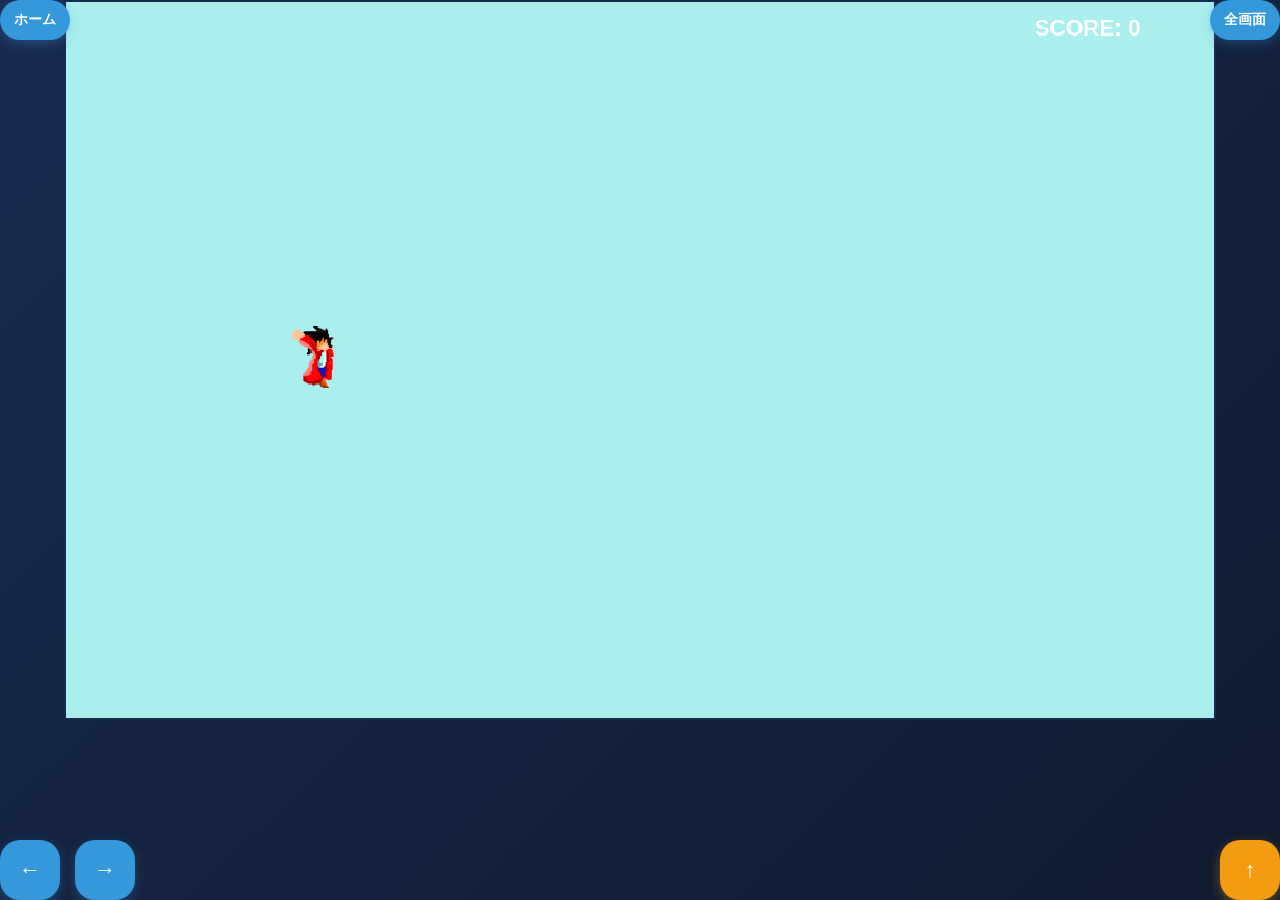
<file: index.html>
<!DOCTYPE html>
<html lang="ja">
<head>
  <meta charset="UTF-8">
  <meta name="viewport" content="width=device-width, initial-scale=1.0, user-scalable=no, viewport-fit=cover">
  <meta name="apple-mobile-web-app-capable" content="yes">
  <meta name="apple-mobile-web-app-status-bar-style" content="black-translucent">
  <meta name="mobile-web-app-capable" content="yes">
  <meta name="theme-color" content="#1a2a4f">
  <title>ラフトの冒険</title>
  <style>
    * {
      touch-action: manipulation;
      -webkit-touch-callout: none;
      -webkit-user-select: none;
      -khtml-user-select: none;
      -moz-user-select: none;
      -ms-user-select: none;
      user-select: none;
      box-sizing: border-box;
    }
    
    html {
      background: linear-gradient(135deg, #1a2a4f, #0f1a2e);
      min-height: 100vh;
      min-height: 100dvh;
    }
    
    body {
      margin: 0;
      padding: 0;
      background: linear-gradient(135deg, #1a2a4f, #0f1a2e);
      color: #1a2a4f;
      font-family: "Yu Gothic", "Hiragino Kaku Gothic ProN", sans-serif;
      overflow: hidden;
      position: fixed;
      width: 100vw;
      height: 100vh;
      height: 100dvh;
      -webkit-overflow-scrolling: touch;
    }
    
    canvas {
      display: block;
      margin: auto;
      background: #113;
      border: 2px solid #1a2a4f;
      image-rendering: pixelated;
      image-rendering: -moz-crisp-edges;
      image-rendering: crisp-edges;
      max-width: 100vw;
      max-height: 100vh;
      max-height: 100dvh;
      width: auto;
      height: auto;
      touch-action: none;
    }
    
    #backHomeBtn {
      position: absolute;
      top: env(safe-area-inset-top, 20px);
      left: env(safe-area-inset-left, 20px);
      padding: 12px 16px;
      font-size: 16px;
      z-index: 1000;
      background: #3498db;
      color: white;
      border-radius: 20px;
      border: none;
      font-weight: bold;
      cursor: pointer;
      transition: all 0.3s ease;
      min-width: 80px;
      min-height: 45px;
      box-shadow: 0 4px 12px rgba(52, 152, 219, 0.3);
    }
    
    #backHomeBtn:hover {
      background: #2980b9;
      transform: translateY(-2px);
      box-shadow: 0 6px 16px rgba(52, 152, 219, 0.4);
    }
    
    #fullscreenBtn {
      position: absolute;
      top: env(safe-area-inset-top, 20px);
      right: env(safe-area-inset-right, 20px);
      padding: 12px 16px;
      font-size: 16px;
      z-index: 1000;
      background: #3498db;
      color: white;
      border-radius: 20px;
      border: none;
      font-weight: bold;
      cursor: pointer;
      transition: all 0.3s ease;
      min-width: 80px;
      min-height: 45px;
      box-shadow: 0 4px 12px rgba(52, 152, 219, 0.3);
    }
    
    #fullscreenBtn:hover {
      background: #2980b9;
      transform: translateY(-2px);
      box-shadow: 0 6px 16px rgba(52, 152, 219, 0.4);
    }
    
    /* タッチ操作用のコントロール */
    #touchControls {
      position: fixed;
      bottom: env(safe-area-inset-bottom, 20px);
      left: env(safe-area-inset-left, 20px);
      right: env(safe-area-inset-right, 20px);
      z-index: 1000;
      display: flex;
      justify-content: space-between;
      align-items: center;
      pointer-events: none;
      gap: 20px;
    }
    
    .control-group {
      display: flex;
      gap: 15px;
      pointer-events: auto;
    }
    
    .control-button {
      width: 65px;
      height: 65px;
      background: #3498db;
      border: none;
      border-radius: 20px;
      font-size: 24px;
      font-weight: bold;
      color: white;
      cursor: pointer;
      display: flex;
      align-items: center;
      justify-content: center;
      user-select: none;
      touch-action: manipulation;
      transition: all 0.2s ease;
      box-shadow: 0 4px 12px rgba(52, 152, 219, 0.3);
    }
    
    .control-button:active {
      background: #2980b9;
      transform: scale(0.95);
      box-shadow: 0 2px 8px rgba(52, 152, 219, 0.4);
    }
    
    .control-button.jump {
      background: #f39c12;
      box-shadow: 0 4px 12px rgba(243, 156, 18, 0.4);
    }
    
    .control-button.jump:active {
      background: #e67e22;
      box-shadow: 0 2px 8px rgba(243, 156, 18, 0.6);
    }
    
    .fullscreen-mode .ui-button {
      opacity: 0;
      pointer-events: none;
    }
    
    .fullscreen-mode canvas {
      width: 100vw !important;
      height: 100vh !important;
      height: 100dvh !important;
      border: none;
      margin: 0;
    }
    
    .fullscreen-mode #touchControls {
      bottom: env(safe-area-inset-bottom, 40px);
    }
    
    /* 横画面対応 */
    @media (orientation: landscape) {
      #touchControls {
        bottom: env(safe-area-inset-bottom, 15px);
        left: env(safe-area-inset-left, 15px);
        right: env(safe-area-inset-right, 15px);
      }
      
      .control-button {
        width: 60px;
        height: 60px;
        font-size: 22px;
      }
      
      #backHomeBtn, #fullscreenBtn {
        top: env(safe-area-inset-top, 10px);
        padding: 10px 14px;
        font-size: 14px;
        min-width: 70px;
        min-height: 40px;
      }
    }
    
    /* 小さい画面対応 */
    @media (max-width: 480px) {
      .control-button {
        width: 60px;
        height: 60px;
        font-size: 22px;
      }
      
      #backHomeBtn, #fullscreenBtn {
        padding: 10px 14px;
        font-size: 14px;
        min-width: 70px;
        min-height: 40px;
      }
      
      #touchControls {
        bottom: env(safe-area-inset-bottom, 15px);
        left: env(safe-area-inset-left, 15px);
        right: env(safe-area-inset-right, 15px);
      }
    }
    
    /* 非常に小さい画面対応 */
    @media (max-width: 360px) {
      .control-button {
        width: 55px;
        height: 55px;
        font-size: 20px;
      }
      
      .control-group {
        gap: 10px;
      }
      
      #touchControls {
        bottom: env(safe-area-inset-bottom, 10px);
        left: env(safe-area-inset-left, 10px);
        right: env(safe-area-inset-right, 10px);
      }
      
      #backHomeBtn, #fullscreenBtn {
        padding: 8px 12px;
        font-size: 12px;
        min-width: 60px;
        min-height: 35px;
      }
    }
    
    /* iPhone SE などの小さい画面 */
    @media (max-width: 375px) and (max-height: 667px) {
      .control-button {
        width: 50px;
        height: 50px;
        font-size: 18px;
      }
      
      #touchControls {
        gap: 15px;
      }
    }
    
    /* 高解像度ディスプレイ対応 */
    @media (-webkit-min-device-pixel-ratio: 2), (min-resolution: 192dpi) {
      .control-button {
        border-width: 2px;
      }
      
      #backHomeBtn, #fullscreenBtn {
        border-width: 1px;
      }
    }
  </style>
</head>
<body>
  <canvas id="gameCanvas" width="1024" height="640"></canvas>

  <button id="backHomeBtn" class="ui-button">ホーム</button>
  <button id="fullscreenBtn" class="ui-button">全画面</button>
  
  <!-- タッチ操作用コントロール -->
  <div id="touchControls">
    <div class="control-group">
      <div class="control-button" id="leftBtn">←</div>
      <div class="control-button" id="rightBtn">→</div>
    </div>
    <div class="control-group">
      <div class="control-button jump" id="jumpBtn">↑</div>
    </div>
  </div>

  <img id="player" src="assets/player.png" style="display: none;">
  <img id="player-run1" src="assets/player-run1.png" style="display: none;">
  <img id="player-run2" src="assets/player-run2.png" style="display: none;">
  <img id="player-jump1" src="assets/player-jump1.png" style="display: none;">
  <img id="player-jump2" src="assets/player-jump2.png" style="display: none;">

  <img id="deathGif" src="assets/death.gif" style="
  position: fixed;
  top: 0; left: 0;
  width: 100vw;
  height: 100vh;
  height: 100dvh;
  display: none;
  z-index: 9999;
  pointer-events: none;
  object-fit: cover;
  image-rendering: pixelated;
" />

  <div id="message" style="position:fixed;top:env(safe-area-inset-top, 10px);left:50%;transform:translateX(-50%);background:#fff;padding:8px 16px;border-radius:8px;color:#1a2a4f;display:none;z-index:9999;font-weight:bold;box-shadow:0 4px 12px rgba(0,0,0,0.2);"></div>

  <!-- main-game.jsのみでテストしたい場合は、下だけでOK -->
  <script src="main-game.js"></script>
  <script>
    document.addEventListener('DOMContentLoaded', function() {
      const homeBtn = document.getElementById('backHomeBtn');
      const fullscreenBtn = document.getElementById('fullscreenBtn');
      
      if (homeBtn) {
        homeBtn.onclick = function() {
          location.href = 'home.html';
        };
      }

      // フルスクリーン機能
      if (fullscreenBtn) {
        fullscreenBtn.onclick = function() {
          if (document.fullscreenElement) {
            document.exitFullscreen();
          } else {
            document.documentElement.requestFullscreen();
          }
        };
      }

      // フルスクリーン状態の監視
      document.addEventListener('fullscreenchange', function() {
        if (document.fullscreenElement) {
          document.body.classList.add('fullscreen-mode');
          console.log('フルスクリーンモード開始');
        } else {
          document.body.classList.remove('fullscreen-mode');
          console.log('フルスクリーンモード終了');
        }
      });

      // ESCキーでのフルスクリーン解除
      document.addEventListener('keydown', function(e) {
        if (e.key === 'Escape' && document.fullscreenElement) {
          document.exitFullscreen();
        }
      });

      // 設定の読み込みと反映
      function loadPlaySettings() {
        const settings = JSON.parse(localStorage.getItem('gameSettings') || '{}');
        
        // フルスクリーン設定
        if (settings.fullscreen) {
          console.log('フルスクリーン設定が有効です');
        }
        
        // 解像度設定（現在は自動調整のため、設定値は参考として保存）
        if (settings.resolution && settings.resolution !== 'auto') {
          console.log('解像度設定:', settings.resolution);
        }
        
        console.log('プレイ設定読み込み完了');
      }
      loadPlaySettings();
    });
  </script>
</body>
</html>
</file>
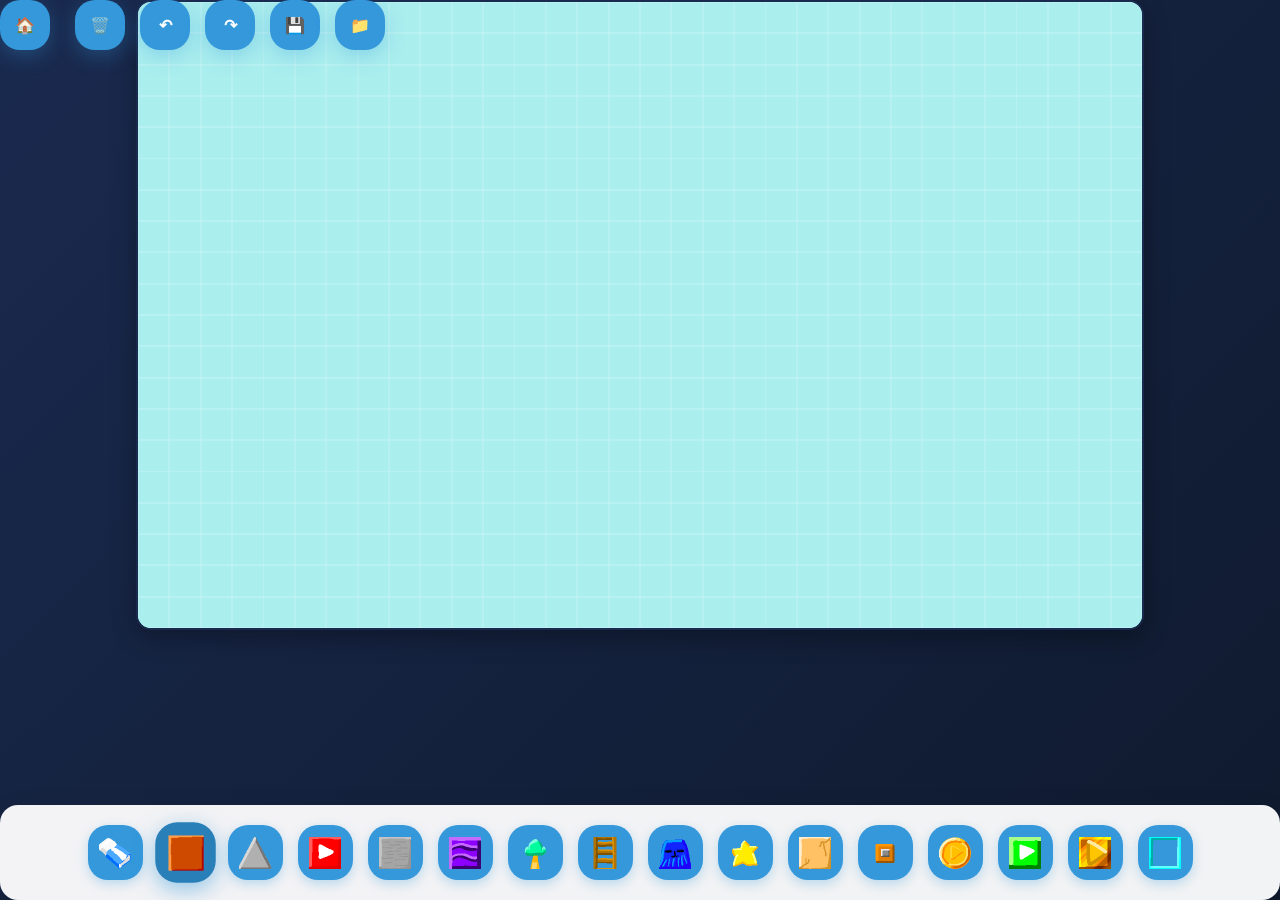
<file: editor.html>
<!DOCTYPE html>
<html lang="ja">
<head>
  <meta charset="UTF-8" />
  <meta name="viewport" content="width=device-width, initial-scale=1.0, user-scalable=no, viewport-fit=cover">
  <meta name="apple-mobile-web-app-capable" content="yes">
  <meta name="apple-mobile-web-app-status-bar-style" content="black-translucent">
  <meta name="mobile-web-app-capable" content="yes">
  <meta name="theme-color" content="#1a2a4f">
  <title>2Dマップエディタ（ドラッグ設置対応）</title>
  <style>
    * {
      touch-action: manipulation;
      -webkit-touch-callout: none;
      -webkit-user-select: none;
      -khtml-user-select: none;
      -moz-user-select: none;
      -ms-user-select: none;
      user-select: none;
      box-sizing: border-box;
    }
    
    html {
      background: linear-gradient(135deg, #1a2a4f, #0f1a2e);
      min-height: 100vh;
      min-height: 100dvh;
    }
    
    body {
      margin: 0;
      font-family: "Yu Gothic", "Hiragino Kaku Gothic ProN", sans-serif;
      background: linear-gradient(135deg, #1a2a4f, #0f1a2e);
      color: #1a2a4f;
      display: flex;
      flex-direction: column;
      align-items: center;
      overflow: hidden;
      position: fixed;
      width: 100vw;
      height: 100vh;
      height: 100dvh;
      -webkit-overflow-scrolling: touch;
    }
    
    canvas {
      background: #aee;
      image-rendering: pixelated;
      image-rendering: -moz-crisp-edges;
      image-rendering: crisp-edges;
      border: 2px solid #1a2a4f;
      max-width: 100vw;
      max-height: 70vh;
      max-height: 70dvh;
      width: auto;
      height: auto;
      touch-action: none;
      box-shadow: 0 8px 25px rgba(0,0,0,0.3);
      border-radius: 15px;
    }
    
    #slotBar {
      display: flex;
      justify-content: center;
      background: rgba(255, 255, 255, 0.95);
      border-radius: 18px;
      padding: var(--slot-bar-padding, clamp(15px, 4vw, 20px));
      margin: clamp(15px, 4vw, 20px);
      gap: var(--slot-bar-gap, clamp(12px, 3vw, 15px));
      flex-wrap: wrap;
      max-width: 1200px;
      width: 100%;
      box-shadow: 0 8px 25px rgba(0,0,0,0.2);
      margin-top: 80px;
      backdrop-filter: blur(15px);
      -webkit-backdrop-filter: blur(15px);
    }
    
    .tile-slot {
      width: var(--tile-slot-size, clamp(45px, 12vw, 55px));
      height: var(--tile-slot-size, clamp(45px, 12vw, 55px));
      border-radius: 20px;
      border: none;
      display: flex;
      justify-content: center;
      align-items: center;
      cursor: pointer;
      background: #3498db;
      color: white;
      font-size: clamp(12px, 3vw, 14px);
      font-weight: bold;
      transition: all 0.3s ease;
      box-shadow: 0 4px 12px rgba(52, 152, 219, 0.3);
    }
    
    .tile-slot:hover {
      background: #2980b9;
      transform: translateY(-3px);
      box-shadow: 0 6px 18px rgba(52, 152, 219, 0.4);
    }
    
    .tile-slot.selected {
      background: #2980b9;
      color: white;
      transform: scale(1.1);
      box-shadow: 0 6px 20px rgba(52, 152, 219, 0.5);
    }
    
    #homeButton, #clearButton, #undoButton, #redoButton, #exportButton, #importButton {
      position: absolute;
      top: env(safe-area-inset-top, 10px);
      font-size: var(--button-font-size, clamp(16px, 4vw, 18px));
      padding: clamp(12px, 3vw, 16px);
      z-index: 999;
      background: #3498db;
      color: white;
      border-radius: 20px;
      border: none;
      font-weight: bold;
      cursor: pointer;
      min-width: var(--button-size, clamp(50px, 12vw, 60px));
      height: var(--button-size, clamp(50px, 12vw, 60px));
      display: flex;
      align-items: center;
      justify-content: center;
      box-shadow: 0 6px 20px rgba(52, 152, 219, 0.3);
      transition: all 0.3s ease;
    }
    
    #homeButton:hover, #clearButton:hover, #undoButton:hover, #redoButton:hover, #exportButton:hover, #importButton:hover {
      background: #2980b9;
      transform: translateY(-3px);
      box-shadow: 0 8px 25px rgba(52, 152, 219, 0.4);
    }
    
    #homeButton { left: env(safe-area-inset-left, 10px); }
    #clearButton { left: calc(env(safe-area-inset-left, 10px) + 75px); }
    #undoButton { left: calc(env(safe-area-inset-left, 10px) + 140px); }
    #redoButton { left: calc(env(safe-area-inset-left, 10px) + 205px); }
    #exportButton { left: calc(env(safe-area-inset-left, 10px) + 270px); }
    #importButton { left: calc(env(safe-area-inset-left, 10px) + 335px); }
    
    #fileInput {
      display: none;
    }
    
    /* モバイル用のボタン配置 */
    @media (max-width: 768px) {
      #homeButton, #clearButton, #undoButton, #redoButton, #exportButton, #importButton {
        top: env(safe-area-inset-top, 5px);
        font-size: clamp(16px, 4vw, 18px);
        padding: clamp(10px, 2.5vw, 15px);
        min-width: clamp(45px, 10vw, 55px);
        height: clamp(45px, 10vw, 55px);
      }
      
      #homeButton { left: env(safe-area-inset-left, 5px); }
      #clearButton { left: calc(env(safe-area-inset-left, 5px) + 65px); }
      #undoButton { left: calc(env(safe-area-inset-left, 5px) + 125px); }
      #redoButton { left: calc(env(safe-area-inset-left, 5px) + 185px); }
      #exportButton { left: calc(env(safe-area-inset-left, 5px) + 245px); }
      #importButton { left: calc(env(safe-area-inset-left, 5px) + 305px); }
      
      .tile-slot {
        width: clamp(40px, 10vw, 50px);
        height: clamp(40px, 10vw, 50px);
        font-size: clamp(11px, 2.5vw, 13px);
      }
      
      #slotBar {
        padding: clamp(12px, 3vw, 15px);
        gap: clamp(10px, 2.5vw, 12px);
        margin-top: 70px;
      }
    }
    
    /* 小さい画面でのボタン配置（上部いっぱいに配置） */
    @media (max-width: 600px) {
      #homeButton, #clearButton, #undoButton, #redoButton, #exportButton, #importButton {
        top: env(safe-area-inset-top, 5px);
        font-size: clamp(14px, 3.5vw, 16px);
        padding: clamp(8px, 2vw, 12px);
        min-width: clamp(40px, 8vw, 50px);
        height: clamp(40px, 8vw, 50px);
      }
      
      /* 上部いっぱいに横並びで配置 */
      #homeButton { left: env(safe-area-inset-left, 5px); }
      #clearButton { left: calc(env(safe-area-inset-left, 5px) + 60px); }
      #undoButton { left: calc(env(safe-area-inset-left, 5px) + 115px); }
      #redoButton { left: calc(env(safe-area-inset-left, 5px) + 170px); }
      #exportButton { left: calc(env(safe-area-inset-left, 5px) + 225px); }
      #importButton { left: calc(env(safe-area-inset-left, 5px) + 280px); }
      
      .tile-slot {
        width: clamp(35px, 8vw, 45px);
        height: clamp(35px, 8vw, 45px);
        font-size: clamp(10px, 2vw, 12px);
      }
      
      #slotBar {
        padding: clamp(10px, 2.5vw, 12px);
        gap: clamp(8px, 2vw, 10px);
        margin-top: 70px;
        max-width: 800px;
      }
    }
    
    /* 横画面対応 */
    @media (orientation: landscape) {
      canvas {
        max-height: 80vh;
        max-height: 80dvh;
      }
      
      #slotBar {
        position: fixed;
        bottom: env(safe-area-inset-bottom, 15px);
        left: env(safe-area-inset-left, 15px);
        right: env(safe-area-inset-right, 15px);
        margin: 0;
        margin-top: 0;
        max-width: none;
        width: auto;
      }
      
      #homeButton, #clearButton, #undoButton, #redoButton, #exportButton, #importButton {
        top: env(safe-area-inset-top, 5px);
        font-size: clamp(14px, 3vw, 16px);
        padding: clamp(8px, 2vw, 12px);
        min-width: clamp(40px, 8vw, 50px);
        height: clamp(40px, 8vw, 50px);
      }
    }
    
    /* iPhone SE などの小さい画面 */
    @media (max-width: 375px) and (max-height: 667px) {
      .tile-slot {
        width: clamp(32px, 7vw, 40px);
        height: clamp(32px, 7vw, 40px);
        font-size: clamp(9px, 2vw, 11px);
      }
      
      #slotBar {
        padding: clamp(8px, 2vw, 10px);
        gap: clamp(6px, 1.5vw, 8px);
        margin-top: 65px;
      }
      
      #homeButton, #clearButton, #undoButton, #redoButton, #exportButton, #importButton {
        min-width: clamp(35px, 7vw, 45px);
        height: clamp(35px, 7vw, 45px);
        font-size: clamp(12px, 3vw, 14px);
      }
    }
    
    /* 高解像度ディスプレイ対応 */
    @media (-webkit-min-device-pixel-ratio: 2), (min-resolution: 192dpi) {
      .tile-slot {
        border-width: 1px;
      }
      
      #homeButton, #clearButton, #undoButton, #redoButton, #exportButton, #importButton {
        border-width: 1px;
      }
    }
  </style>
</head>
<body>
  <div id="message" style="position:fixed;top:10px;left:50%;transform:translateX(-50%);background:#fff;padding:8px 16px;border-radius:8px;color:#1a2a4f;display:none;z-index:9999;font-weight:bold"></div>
  <canvas id="gameCanvas" width="1024" height="640"></canvas>
  <div id="slotBar"></div>
  <button id="homeButton">🏠</button>
  <button id="clearButton">🗑️</button>
  <button id="undoButton">↶</button>
  <button id="redoButton">↷</button>
  <button id="exportButton">💾</button>
  <button id="importButton">📁</button>
  <input type="file" id="fileInput" accept=".json">
  <script>
    const urlParams = new URLSearchParams(window.location.search);
    const slotName = urlParams.get("slot") || "新しいワールド";

    const TILE_SIZE = 32;
    const canvas = document.getElementById("gameCanvas");
    const ctx = canvas.getContext("2d");

    // デバイス検出と最適化設定
    function detectDevice() {
      const userAgent = navigator.userAgent.toLowerCase();
      const isMobile = /mobile|android|iphone|ipad|ipod|blackberry|windows phone/i.test(userAgent);
      const isTablet = /ipad|android(?=.*\b(?!mobile)\w{2,})|tablet/i.test(userAgent);
      const isTouch = 'ontouchstart' in window || navigator.maxTouchPoints > 0;
      
      // 画面サイズによる判定
      const screenWidth = window.innerWidth;
      const screenHeight = window.innerHeight;
      
      let deviceType = 'desktop';
      if (isMobile && !isTablet) {
        deviceType = 'mobile';
      } else if (isTablet || (screenWidth >= 768 && screenHeight >= 1024)) {
        deviceType = 'tablet';
      }
      
      console.log('デバイス検出:', {
        deviceType,
        screenWidth,
        screenHeight,
        isTouch,
        userAgent: userAgent.substring(0, 100)
      });
      
      return {
        type: deviceType,
        isTouch,
        screenWidth,
        screenHeight
      };
    }

    // デバイス別の最適化設定
    function getDeviceOptimization() {
      const device = detectDevice();
      
      const optimizations = {
        mobile: {
          canvasMaxWidth: 0.98, // 画面幅の98%
          canvasMaxHeight: 0.6, // 画面高さの60%
          tileSlotSize: 'clamp(35px, 8vw, 45px)',
          buttonSize: 'clamp(40px, 8vw, 50px)',
          buttonFontSize: 'clamp(14px, 3.5vw, 16px)',
          slotBarPadding: 'clamp(8px, 2vw, 10px)',
          slotBarGap: 'clamp(6px, 1.5vw, 8px)',
          touchThrottle: 8, // 約120fps（8ms間隔）
          cameraSpeed: 6
        },
        tablet: {
          canvasMaxWidth: 0.95, // 画面幅の95%
          canvasMaxHeight: 0.65, // 画面高さの65%
          tileSlotSize: 'clamp(40px, 10vw, 50px)',
          buttonSize: 'clamp(45px, 10vw, 55px)',
          buttonFontSize: 'clamp(16px, 4vw, 18px)',
          slotBarPadding: 'clamp(12px, 3vw, 15px)',
          slotBarGap: 'clamp(10px, 2.5vw, 12px)',
          touchThrottle: 12, // 約83fps（12ms間隔）
          cameraSpeed: 7
        },
        desktop: {
          canvasMaxWidth: 0.95, // 画面幅の95%
          canvasMaxHeight: 0.7, // 画面高さの70%
          tileSlotSize: 'clamp(45px, 12vw, 55px)',
          buttonSize: 'clamp(50px, 12vw, 60px)',
          buttonFontSize: 'clamp(16px, 4vw, 18px)',
          slotBarPadding: 'clamp(15px, 4vw, 20px)',
          slotBarGap: 'clamp(12px, 3vw, 15px)',
          touchThrottle: 16, // 約60fps（16ms間隔）
          cameraSpeed: 8
        }
      };
      
      return optimizations[device.type] || optimizations.desktop;
    }

    // キャンバスサイズの動的調整（デバイス別最適化）
    function resizeCanvas() {
      const device = detectDevice();
      const optimization = getDeviceOptimization();
      
      const maxWidth = window.innerWidth * optimization.canvasMaxWidth;
      const maxHeight = window.innerHeight * optimization.canvasMaxHeight;
      const aspectRatio = 1024 / 640; // 元のキャンバスのアスペクト比
      
      let newWidth = maxWidth;
      let newHeight = maxWidth / aspectRatio;
      
      if (newHeight > maxHeight) {
        newHeight = maxHeight;
        newWidth = maxHeight * aspectRatio;
      }
      
      // キャンバスの表示サイズを調整（実際の解像度は変更しない）
      canvas.style.width = newWidth + 'px';
      canvas.style.height = newHeight + 'px';
      
      // デバイス別の最適化設定を適用
      applyDeviceOptimization();
      
      console.log('エディターキャンバスサイズ調整:', {
        device: device.type,
        width: newWidth,
        height: newHeight,
        optimization
      });
    }

    // デバイス別の最適化を適用
    function applyDeviceOptimization() {
      const device = detectDevice();
      const optimization = getDeviceOptimization();
      
      // CSS変数として最適化設定を適用
      document.documentElement.style.setProperty('--tile-slot-size', optimization.tileSlotSize);
      document.documentElement.style.setProperty('--button-size', optimization.buttonSize);
      document.documentElement.style.setProperty('--button-font-size', optimization.buttonFontSize);
      document.documentElement.style.setProperty('--slot-bar-padding', optimization.slotBarPadding);
      document.documentElement.style.setProperty('--slot-bar-gap', optimization.slotBarGap);
      
      // グローバル変数として設定
      window.deviceOptimization = optimization;
      window.currentDevice = device;
      
      console.log('デバイス最適化適用:', optimization);
    }

    // 初期サイズ調整
    resizeCanvas();

    // ウィンドウリサイズ時の調整
    window.addEventListener('resize', resizeCanvas);
    window.addEventListener('orientationchange', () => {
      setTimeout(resizeCanvas, 100); // 向き変更後に少し待ってから調整
    });

    const cols = 100;
    const rows = 20;
    const map = Array.from({ length: rows }, () => Array(cols).fill(0));

    // 取り消し・やり直し機能の履歴管理
    let undoHistory = [];
    let redoHistory = [];
    let isUndoRedoAction = false; // 取り消し・やり直し中のフラグ

    // --- ワールドデータ自動読み込み ---
    function loadWorldData() {
      const saved = localStorage.getItem("world_" + slotName);
      if (saved) {
        try {
          const mapData = JSON.parse(saved);
          if (Array.isArray(mapData)) {
            // 古い形式（配列のみ）
            if (mapData.length === rows) {
              map.length = 0;
              map.push(...mapData);
            }
            window.dummyOverlays = {};
          } else if (mapData.map && Array.isArray(mapData.map)) {
            // 新しい形式（mapとdummyOverlaysを含む）
            if (mapData.map.length === rows) {
              map.length = 0;
              map.push(...mapData.map);
            }
            window.dummyOverlays = mapData.dummyOverlays || {};
          }
        } catch (e) {
          console.error("ワールドデータ読み込みエラー:", e);
          // 読み込み失敗時は何もしない
        }
      } else {
        // 保存データがない場合は初期化
        window.dummyOverlays = {};
      }
    }
    loadWorldData();

    // 設定の読み込み
    function loadEditorSettings() {
      const settings = JSON.parse(localStorage.getItem('gameSettings') || '{}');
      const keySettings = JSON.parse(localStorage.getItem('keySettings') || '{}');
      
      const defaults = {
        showGrid: true,
        snapToGrid: true
      };
      
      // デフォルトキー設定
      const defaultKeys = {
        editorLeft: 'a',
        editorRight: 'd',
        editorUp: 'w',
        editorDown: 's'
      };
      
      window.showGrid = settings.showGrid !== undefined ? settings.showGrid : defaults.showGrid;
      window.snapToGrid = settings.snapToGrid !== undefined ? settings.snapToGrid : defaults.snapToGrid;
      
      // エディターキー設定
      window.editorKeys = {};
      Object.keys(defaultKeys).forEach(key => {
        window.editorKeys[key] = keySettings[key] || defaultKeys[key];
      });
      
      console.log('エディタ設定読み込み完了:', {
        showGrid: window.showGrid, 
        snapToGrid: window.snapToGrid,
        keys: window.editorKeys
      });
    }
    loadEditorSettings();

    // 設定変更時のリアルタイム反映
    window.addEventListener('storage', (e) => {
      if (e.key === 'gameSettings' || e.key === 'keySettings') {
        console.log('エディタ設定が変更されました');
        loadEditorSettings();
      }
    });

    // images（0:消しゴム, 1:地面, 2:土, 3:敵, 4:ゴール, 5:石, 6:毒, 7:きのこ, 8:ハシゴ, 9:動く敵）
    const images = {
      0: new Image(),
      1: new Image(),
      2: new Image(),
      3: new Image(),
      4: new Image(),
      5: new Image(),
      6: new Image(),
      7: new Image(),
      8: new Image(),
      9: new Image(),
      10:new Image(),
      11:new Image(), // breakable block
      12: new Image(), // rail1
      13: new Image(), // rail2
      14: new Image(), // rail3
      15: new Image(), // coin
      16: new Image(), // checkpoint
      17: new Image(), // goldgoal
      19: new Image(), // dummy block
    };

    images[0].src = "assets/eraser.png";
    images[1].src = "assets/ground.png";
    images[2].src = "assets/dirt.png";
    images[3].src = "assets/enemy.png";
    images[4].src = "assets/goal.png";
    images[5].src = "assets/stone.png";
    images[6].src = "assets/poison.png";
    images[7].src = "assets/trampoline.png";
    images[8].src = "assets/ladder.png";
    images[9].src = "assets/enemy-move1.png";
    images[10].src = "assets/spawn.png";
    images[11].src = "assets/breakblock.png"; // breakable block
    images[12].src = "assets/rail1.png";
    images[13].src = "assets/rail2.png";
    images[14].src = "assets/rail3.png";
    images[15].src = "assets/coin.png";
    images[16].src = "assets/checkpoint.png";
    images[17].src = "assets/goldgoal.png";
    images[19].src = "assets/dummy.png"; // ダミーブロック
    
    // 画像読み込みエラーハンドリング
    Object.values(images).forEach(img => {
      img.onerror = function() {
        console.warn('画像読み込みエラー:', img.src);
      };
    });

    // スロットバー生成
    const slotBar = document.getElementById("slotBar");
    slotBar.innerHTML = "";
    // 1, 12, 13を除外しつつ15（コイン）、16（中間地点）、17（ゴールドゴール）、19（ダミー）は含める
    const slotIndices = Array.from({length: 20}, (_, i) => i).filter(i => i !== 1 && i !== 12 && i !== 13 && i !== 18);
    for (const i of slotIndices) {
      const div = document.createElement("div");
      div.className = "tile-slot";
      div.dataset.tile = i;
      div.innerHTML = `<img src="${images[i].src}" width="32" height="32">`;
      div.onclick = () => {
        document.querySelectorAll('.tile-slot').forEach(e => e.classList.remove("selected"));
        div.classList.add("selected");
        selectedTile = parseInt(div.dataset.tile);
      };
      // デフォルトは土（2）
      if (i === 2) div.classList.add("selected");
      slotBar.appendChild(div);
    }
    let selectedTile = 2;

    function showMessage(text) {
      const msg = document.getElementById("message");
      msg.innerText = text;
      msg.style.display = "block";
      setTimeout(() => { msg.style.display = "none"; }, 2000);
    }

    function showConfirm(text, onYes, onNo) {
      let old = document.getElementById("confirmDialog");
      if (old) old.remove();
      const dialog = document.createElement("div");
      dialog.id = "confirmDialog";
      dialog.style.position = "fixed";
      dialog.style.top = "50%";
      dialog.style.left = "50%";
      dialog.style.transform = "translate(-50%,-50%)";
      dialog.style.background = "#fff";
      dialog.style.color = "#1a2a4f";
      dialog.style.padding = "24px 32px";
      dialog.style.borderRadius = "18px"; // ←より大きな丸みもOK
      dialog.style.boxShadow = "0 6px 20px rgba(0,0,0,0.15)";
      dialog.style.zIndex = "99999";
      dialog.style.fontWeight = "bold";
      dialog.style.fontFamily = "\"Yu Gothic\", sans-serif";
      dialog.innerHTML = `
        <div style="margin-bottom:18px;font-size:18px;text-align:center;">${text}</div>
        <div style="display:flex;gap:24px;justify-content:center;">
          <button id="yesBtn" style="padding:10px 32px;border:none;border-radius:12px;background:#4466ff;color:#fff;font-size:16px;font-weight:bold;cursor:pointer;box-shadow:0 1px 4px #2235;">はい</button>
          <button id="noBtn" style="padding:10px 32px;border:none;border-radius:12px;background:#ccc;color:#1a2a4f;font-size:16px;font-weight:bold;cursor:pointer;">いいえ</button>
        </div>
      `;
      document.body.appendChild(dialog);
      document.getElementById("yesBtn").onclick = () => {
        dialog.remove();
        if (onYes) onYes();
      };
      document.getElementById("noBtn").onclick = () => {
        dialog.remove();
        if (onNo) onNo();
      };
    }

    // ボタンイベント
    document.getElementById("homeButton").onclick = () => {
      showConfirm("ホームに戻りますか？", () => {
        // 自動保存処理
        saveMap();
        // サムネイル保存処理
        draw();
        setTimeout(function() {
          localStorage.removeItem('thumb_' + slotName);
          const thumbCanvas = document.createElement('canvas');
          thumbCanvas.width = 256;
          thumbCanvas.height = 160;
          const thumbCtx = thumbCanvas.getContext('2d');
          thumbCtx.drawImage(canvas, 0, 0, thumbCanvas.width, thumbCanvas.height);
          const dataUrl = thumbCanvas.toDataURL('image/png');
          localStorage.setItem('thumb_' + slotName, dataUrl);
          setTimeout(function() {
            location.href = 'home.html';
          }, 50); // 50msだけ待つ
        }, 0);
      });
    };
    document.getElementById("clearButton").onclick = () => {
      showConfirm("マップをクリアしますか？この操作は取り消せません。", () => {
        saveMapState(); // クリア前の状態を保存
        for (let r = 0; r < rows; r++) {
          for (let c = 0; c < cols; c++) {
            map[r][c] = 0;
          }
        }
        window.dummyOverlays = {};
        showMessage("マップをクリアしました！");
      });
    };
    document.getElementById("undoButton").onclick = undo;
    document.getElementById("redoButton").onclick = redo;
    document.getElementById("exportButton").onclick = exportWorldData;
    document.getElementById("importButton").onclick = () => {
      document.getElementById("fileInput").click();
    };

    // ファイル選択時のイベント
    document.getElementById("fileInput").addEventListener("change", (e) => {
      const file = e.target.files[0];
      if (file) {
        importWorldData(file);
        // ファイル入力をリセット（同じファイルを再度選択できるように）
        e.target.value = "";
      }
    });

    // キーボードショートカット
    document.addEventListener("keydown", (e) => {
      if (e.ctrlKey || e.metaKey) { // Ctrl (Windows) または Cmd (Mac)
        if (e.key === "z") {
          e.preventDefault();
          undo();
        } else if (e.key === "y") {
          e.preventDefault();
          redo();
        }
      }
    });

    const camera = { x: 0, y: 0 };
    const keys = {};
    document.addEventListener("keydown", e => keys[e.key] = true);
    document.addEventListener("keyup", e => keys[e.key] = false);

    let isMouseDown = false;
    let hasSavedState = false; // ドラッグ中の状態保存フラグ
    canvas.addEventListener("mousedown", e => {
      isMouseDown = true;
      hasSavedState = false; // ドラッグ開始時にリセット
    });
    canvas.addEventListener("mouseup", e => {
      isMouseDown = false;
      hasSavedState = false; // ドラッグ終了時にリセット
    });
    canvas.addEventListener("mouseleave", e => {
      isMouseDown = false;
      hasSavedState = false; // マウスが離れた時もリセット
    });

    canvas.addEventListener("mousemove", placeTile);
    canvas.addEventListener("click", placeTile);

    // タッチイベント対応（デバイス別最適化）
    let isTouchDown = false;
    let lastPlacedTile = { row: -1, col: -1 }; // 最後に配置したタイルの位置
    let lastTouchTime = 0; // 最後のタッチ処理時間
    
    canvas.addEventListener("touchstart", e => {
      e.preventDefault(); // デフォルトのスクロールを防ぐ
      isTouchDown = true;
      hasSavedState = false; // タッチ開始時にリセット
      lastPlacedTile = { row: -1, col: -1 }; // タッチ開始時にリセット
    });
    canvas.addEventListener("touchend", e => {
      e.preventDefault();
      isTouchDown = false;
      hasSavedState = false; // タッチ終了時にリセット
      lastPlacedTile = { row: -1, col: -1 }; // タッチ終了時にリセット
    });
    canvas.addEventListener("touchcancel", e => {
      e.preventDefault();
      isTouchDown = false;
      hasSavedState = false; // タッチキャンセル時もリセット
      lastPlacedTile = { row: -1, col: -1 }; // タッチキャンセル時もリセット
    });

    canvas.addEventListener("touchmove", e => {
      e.preventDefault(); // デフォルトのスクロールを防ぐ
      const now = performance.now();
      const touchThrottle = window.deviceOptimization?.touchThrottle || 16;
      
      if (isTouchDown && e.touches.length > 0 && now - lastTouchTime > touchThrottle) {
        const touch = e.touches[0];
        placeTileTouch(touch);
        lastTouchTime = now;
      }
    });

    function placeTile(e) {
      if (!isMouseDown && e.type !== "click") return;
      const rect = canvas.getBoundingClientRect();
      const mx = e.clientX - rect.left + camera.x;
      const my = e.clientY - rect.top + camera.y;
      const col = Math.floor(mx / TILE_SIZE);
      const row = Math.floor(my / TILE_SIZE);
      
      // 座標の範囲チェック（メインゲームと同じ）
      if (col >= 0 && col < cols && row >= 0 && row < rows) {
        // ドラッグ中の最初の1回だけ、またはクリック時に状態を保存
        if (!hasSavedState || e.type === "click") {
          saveMapState();
          hasSavedState = true;
        }
        
        // タイル配置処理（メインゲームの座標計算と統一）
        placeTileAtPosition(row, col);
      }
    }

    function placeTileTouch(touch) {
      const rect = canvas.getBoundingClientRect();
      const mx = touch.clientX - rect.left + camera.x;
      const my = touch.clientY - rect.top + camera.y;
      const col = Math.floor(mx / TILE_SIZE);
      const row = Math.floor(my / TILE_SIZE);
      
      // 同じタイルに重複配置しないようにチェック
      if (col === lastPlacedTile.col && row === lastPlacedTile.row) {
        return;
      }
      
      // 座標の範囲チェック（メインゲームと同じ）
      if (col >= 0 && col < cols && row >= 0 && row < rows) {
        // 最後に配置したタイルの位置を記録
        lastPlacedTile = { row, col };
        
        // タッチ中の最初の1回だけ状態を保存
        if (!hasSavedState) {
          saveMapState();
          hasSavedState = true;
        }
        
        // タイル配置処理（メインゲームの座標計算と統一）
        placeTileAtPosition(row, col);
      }
    }

    // 統一されたタイル配置処理
    function placeTileAtPosition(row, col) {
      if (selectedTile === 10) {
        // スポーン地点は1つだけ
        for (let r = 0; r < rows; r++) {
          for (let c = 0; c < cols; c++) {
            if (map[r][c] === 10) map[r][c] = 0;
          }
        }
        map[row][col] = 10;
      } else if (selectedTile === 19) { // ダミーブロック
        // ダミーブロックは既存ブロックの上にのみ置ける
        const existingTile = map[row][col];
        if (existingTile !== 0 && existingTile !== 19) {
          // 既存ブロックの上にダミーを重ねる（見た目は元のブロック、当たり判定なし）
          map[row][col] = 19; // ダミーブロックとして記録
          // 元のブロックの情報を保存（見た目用）
          if (!window.dummyOverlays) window.dummyOverlays = {};
          window.dummyOverlays[`${row},${col}`] = existingTile;
        }
      } else if (selectedTile === 14) { // rail3を設置
        map[row][col] = 14;
        // 連結判定して自動置換
        updateRailTiles(row, col);
        // 両隣も更新
        if (col > 0) updateRailTiles(row, col - 1);
        if (col < cols - 1) updateRailTiles(row, col + 1);
      } else if (selectedTile === 2) { // 土
        // dirtを置いた時、上に何もなければground、そうでなければdirt
        if (row === 0 || map[row-1][col] === 0) {
          map[row][col] = 1;
        } else {
          map[row][col] = 2;
        }
        // すべてのgroundについて、上に何かあればdirtに変換
        for (let r = 0; r < rows; r++) {
          for (let c = 0; c < cols; c++) {
            if (map[r][c] === 1 && r > 0 && map[r-1][c] !== 0) {
              map[r][c] = 2;
            }
          }
        }
      } else {
        map[row][col] = selectedTile;
      }
    }

    // レール連結状態に応じてタイルIDを自動で置換
    function updateRailTiles(row, col) {
      if (map[row][col] < 12 || map[row][col] > 14) return;
      const left = col > 0 && map[row][col - 1] >= 12 && map[row][col - 1] <= 14;
      const right = col < cols - 1 && map[row][col + 1] >= 12 && map[row][col + 1] <= 14;
      if (!left && !right) {
        map[row][col] = 14; // 単体
      } else if (left && right) {
        map[row][col] = 12; // 中間
      } else if (right) {
        map[row][col] = 13; // 右端
      } else if (left) {
        map[row][col] = 13; // 左端（反転描画は描画時に）
      }
    }

    function update() {
      const device = detectDevice();
      const optimization = getDeviceOptimization();
      const camSpeed = optimization.cameraSpeed || 8;
      
      // キー設定を使用したカメラ移動
      const leftKey = window.editorKeys?.editorLeft || 'a';
      const rightKey = window.editorKeys?.editorRight || 'd';
      const upKey = window.editorKeys?.editorUp || 'w';
      const downKey = window.editorKeys?.editorDown || 's';
      
      if (keys[leftKey.toLowerCase()] || keys[leftKey.toUpperCase()] || keys["ArrowLeft"]) camera.x -= camSpeed;
      if (keys[rightKey.toLowerCase()] || keys[rightKey.toUpperCase()] || keys["ArrowRight"]) camera.x += camSpeed;
      if (keys[upKey.toLowerCase()] || keys[upKey.toUpperCase()] || keys["ArrowUp"]) camera.y -= camSpeed;
      if (keys[downKey.toLowerCase()] || keys[downKey.toUpperCase()] || keys["ArrowDown"]) camera.y += camSpeed;
      camera.x = Math.max(0, Math.min(camera.x, cols * TILE_SIZE - canvas.width));
      camera.y = Math.max(0, Math.min(camera.y, rows * TILE_SIZE - canvas.height));
      
      // 土と草の変換処理（0.5秒間に一度）
      if (!window.groundDirtTimer) window.groundDirtTimer = 0;
      window.groundDirtTimer++;
      if (window.groundDirtTimer >= 30) { // 60fps * 0.5秒 = 30フレーム
        for (let r = 0; r < rows; r++) {
          for (let c = 0; c < cols; c++) {
            if (map[r][c] === 1 && r > 0 && map[r-1][c] !== 0) {
              // スコアをゲットできるブロック、チェックポイント、スポーン地点、動く敵は除外
              const tileAbove = map[r-1][c];
              if (tileAbove !== 4 && tileAbove !== 15 && tileAbove !== 16 && tileAbove !== 17 && tileAbove !== 10 && tileAbove !== 3) {
                map[r][c] = 2; // groundの上に何かあればdirtに変換
              }
            }
            if (map[r][c] === 2 && (r === 0 || map[r-1][c] === 0)) {
              map[r][c] = 1; // dirtの上に何もなければgroundに変換
            }
          }
        }
        window.groundDirtTimer = 0;
      }
    }
    

    function draw() {
      ctx.clearRect(0, 0, canvas.width, canvas.height);
      ctx.fillStyle = "#aee";
      ctx.fillRect(0, 0, canvas.width, canvas.height);
      
      // 1. 通常のタイルを描画（ダミーブロックは除外）
      for (let r = 0; r < rows; r++) {
        for (let c = 0; c < cols; c++) {
          const tile = map[r][c];
          const x = c * TILE_SIZE - camera.x;
          const y = r * TILE_SIZE - camera.y;
          
          // ダミーブロックは後で描画するのでスキップ
          if (tile === 19) continue;
          
          if (tile >= 12 && tile <= 14) {
            // レール描画
            if (tile === 12) {
              ctx.drawImage(images[12], x, y, TILE_SIZE, TILE_SIZE); // 中間
            } else if (tile === 13) {
              // 左端か右端か判定
              const left = c > 0 && map[r][c-1] >= 12 && map[r][c-1] <= 14;
              if (left) {
                // 右端
                ctx.drawImage(images[13], x, y, TILE_SIZE, TILE_SIZE);
              } else {
                // 左端（反転）
                ctx.save();
                ctx.translate(x + TILE_SIZE, y);
                ctx.scale(-1, 1);
                ctx.drawImage(images[13], 0, 0, TILE_SIZE, TILE_SIZE);
                ctx.restore();
              }
            } else if (tile === 14) {
              ctx.drawImage(images[14], x, y, TILE_SIZE, TILE_SIZE); // 単体
            }
          } else if (tile !== 0 && images[tile]) {
            ctx.drawImage(images[tile], x, y, TILE_SIZE, TILE_SIZE);
          }
        }
      }
      
      // 2. ダミーブロックを一番手前に描画
      for (let r = 0; r < rows; r++) {
        for (let c = 0; c < cols; c++) {
          const tile = map[r][c];
          if (tile === 19 && window.dummyOverlays && window.dummyOverlays[`${r},${c}`]) {
            const x = c * TILE_SIZE - camera.x;
            const y = r * TILE_SIZE - camera.y;
            const drawTile = window.dummyOverlays[`${r},${c}`];
            
            // ダミーブロックの見た目を描画（元のブロックの見た目）
            if (drawTile >= 12 && drawTile <= 14) {
              // レール描画
              if (drawTile === 12) {
                ctx.drawImage(images[12], x, y, TILE_SIZE, TILE_SIZE); // 中間
              } else if (drawTile === 13) {
                // 左端か右端か判定
                const left = c > 0 && map[r][c-1] >= 12 && map[r][c-1] <= 14;
                if (left) {
                  // 右端
                  ctx.drawImage(images[13], x, y, TILE_SIZE, TILE_SIZE);
                } else {
                  // 左端（反転）
                  ctx.save();
                  ctx.translate(x + TILE_SIZE, y);
                  ctx.scale(-1, 1);
                  ctx.drawImage(images[13], 0, 0, TILE_SIZE, TILE_SIZE);
                  ctx.restore();
                }
              } else if (drawTile === 14) {
                ctx.drawImage(images[14], x, y, TILE_SIZE, TILE_SIZE); // 単体
              }
            } else if (drawTile !== 0 && images[drawTile]) {
              ctx.drawImage(images[drawTile], x, y, TILE_SIZE, TILE_SIZE);
            }
            
            // ダミーブロックであることを示すオーバーレイ（半透明の赤い枠）
            ctx.save();
            ctx.strokeStyle = "rgba(255, 0, 0, 0.7)";
            ctx.lineWidth = 2;
            ctx.strokeRect(x + 1, y + 1, TILE_SIZE - 2, TILE_SIZE - 2);
            ctx.restore();
          }
        }
      }
      
      // グリッド描画
      if (window.showGrid) {
        ctx.strokeStyle = "rgba(255, 255, 255, 0.3)";
        ctx.lineWidth = 1;
        // 縦線
        for (let c = 0; c <= cols; c++) {
          const x = c * TILE_SIZE - camera.x;
          ctx.beginPath();
          ctx.moveTo(x, 0);
          ctx.lineTo(x, canvas.height);
          ctx.stroke();
        }
        // 横線
        for (let r = 0; r <= rows; r++) {
          const y = r * TILE_SIZE - camera.y;
          ctx.beginPath();
          ctx.moveTo(0, y);
          ctx.lineTo(canvas.width, y);
          ctx.stroke();
        }
      }
    }

    function gameLoop() {
      update();
      draw();
      requestAnimationFrame(gameLoop);
    }

    Promise.all(Object.values(images).map(img => new Promise(res => img.onload = res))).then(() => {
      gameLoop();
    });

    function saveMap() {
      const mapData = {
        map: map,
        dummyOverlays: window.dummyOverlays || {}
      };
      localStorage.setItem("world_" + slotName, JSON.stringify(mapData));
    }

    function loadMap() {
      const saved = localStorage.getItem("world_" + slotName);
      if (saved) {
        try {
          const mapData = JSON.parse(saved);
          if (Array.isArray(mapData)) {
            // 古い形式（配列のみ）
            map.length = 0;
            map.push(...mapData);
            window.dummyOverlays = {};
            showMessage("マップを読み込みました！");
          } else if (mapData.map && Array.isArray(mapData.map)) {
            // 新しい形式（mapとdummyOverlaysを含む）
            map.length = 0;
            map.push(...mapData.map);
            window.dummyOverlays = mapData.dummyOverlays || {};
            showMessage("マップを読み込みました！");
          }
        } catch (e) {
          showMessage("読み込みエラー: " + e.message);
        }
      } else {
        showMessage("保存されたマップがありません！");
      }
    }

    // マップの状態を保存
    function saveMapState() {
      if (isUndoRedoAction) return; // 取り消し・やり直し中は保存しない
      
      const mapCopy = map.map(row => [...row]); // ディープコピー
      const dummyOverlaysCopy = window.dummyOverlays ? JSON.parse(JSON.stringify(window.dummyOverlays)) : {};
      
      undoHistory.push({
        map: mapCopy,
        dummyOverlays: dummyOverlaysCopy
      });
      
      // 履歴は最大20個まで保持
      if (undoHistory.length > 20) {
        undoHistory.shift();
      }
      
      // やり直し履歴をクリア
      redoHistory = [];
    }

    // 取り消し機能
    function undo() {
      if (undoHistory.length === 0) {
        showMessage("取り消す操作がありません");
        return;
      }
      
      // 現在の状態をやり直し履歴に保存
      const currentMap = map.map(row => [...row]);
      const currentDummyOverlays = window.dummyOverlays ? JSON.parse(JSON.stringify(window.dummyOverlays)) : {};
      redoHistory.push({
        map: currentMap,
        dummyOverlays: currentDummyOverlays
      });
      
      // 前の状態を復元
      const previousState = undoHistory.pop();
      isUndoRedoAction = true;
      
      map.length = 0;
      map.push(...previousState.map);
      window.dummyOverlays = previousState.dummyOverlays;
      
      isUndoRedoAction = false;
      showMessage("取り消しました");
    }

    // やり直し機能
    function redo() {
      if (redoHistory.length === 0) {
        showMessage("やり直す操作がありません");
        return;
      }
      
      // 現在の状態をやり直し履歴に保存
      const currentMap = map.map(row => [...row]);
      const currentDummyOverlays = window.dummyOverlays ? JSON.parse(JSON.stringify(window.dummyOverlays)) : {};
      redoHistory.push({
        map: currentMap,
        dummyOverlays: currentDummyOverlays
      });
      
      // 次の状態を復元
      const nextState = redoHistory.pop();
      isUndoRedoAction = true;
      
      map.length = 0;
      map.push(...nextState.map);
      window.dummyOverlays = nextState.dummyOverlays;
      
      isUndoRedoAction = false;
      showMessage("やり直しました");
    }

    // ワールドデータをJSONファイルとしてエクスポート
    function exportWorldData() {
      const worldData = {
        name: slotName,
        map: map,
        dummyOverlays: window.dummyOverlays || {},
        exportDate: new Date().toISOString(),
        version: "1.0"
      };
      
      const dataStr = JSON.stringify(worldData, null, 2);
      const dataBlob = new Blob([dataStr], {type: 'application/json'});
      
      const link = document.createElement('a');
      link.href = URL.createObjectURL(dataBlob);
      link.download = `${slotName}_world.json`;
      link.click();
      
      URL.revokeObjectURL(link.href);
      showMessage("ワールドデータをエクスポートしました！");
    }

    // JSONファイルからワールドデータをインポート
    function importWorldData(file) {
      const reader = new FileReader();
      reader.onload = function(e) {
        try {
          const worldData = JSON.parse(e.target.result);
          
          // データ形式の検証
          if (!worldData.map || !Array.isArray(worldData.map)) {
            showMessage("無効なワールドデータファイルです");
            return;
          }
          
          if (worldData.map.length !== rows) {
            showMessage("マップサイズが一致しません");
            return;
          }
          
          showConfirm(`ワールド「${worldData.name || '不明'}」を読み込みますか？現在のマップは上書きされます。`, () => {
            // 現在の状態を履歴に保存
            saveMapState();
            
            // データを読み込み
            map.length = 0;
            map.push(...worldData.map);
            window.dummyOverlays = worldData.dummyOverlays || {};
            
            showMessage("ワールドデータをインポートしました！");
          });
          
        } catch (error) {
          showMessage("ファイルの読み込みに失敗しました: " + error.message);
        }
      };
      reader.readAsText(file);
    }

  </script>
</body>
</html>
</file>
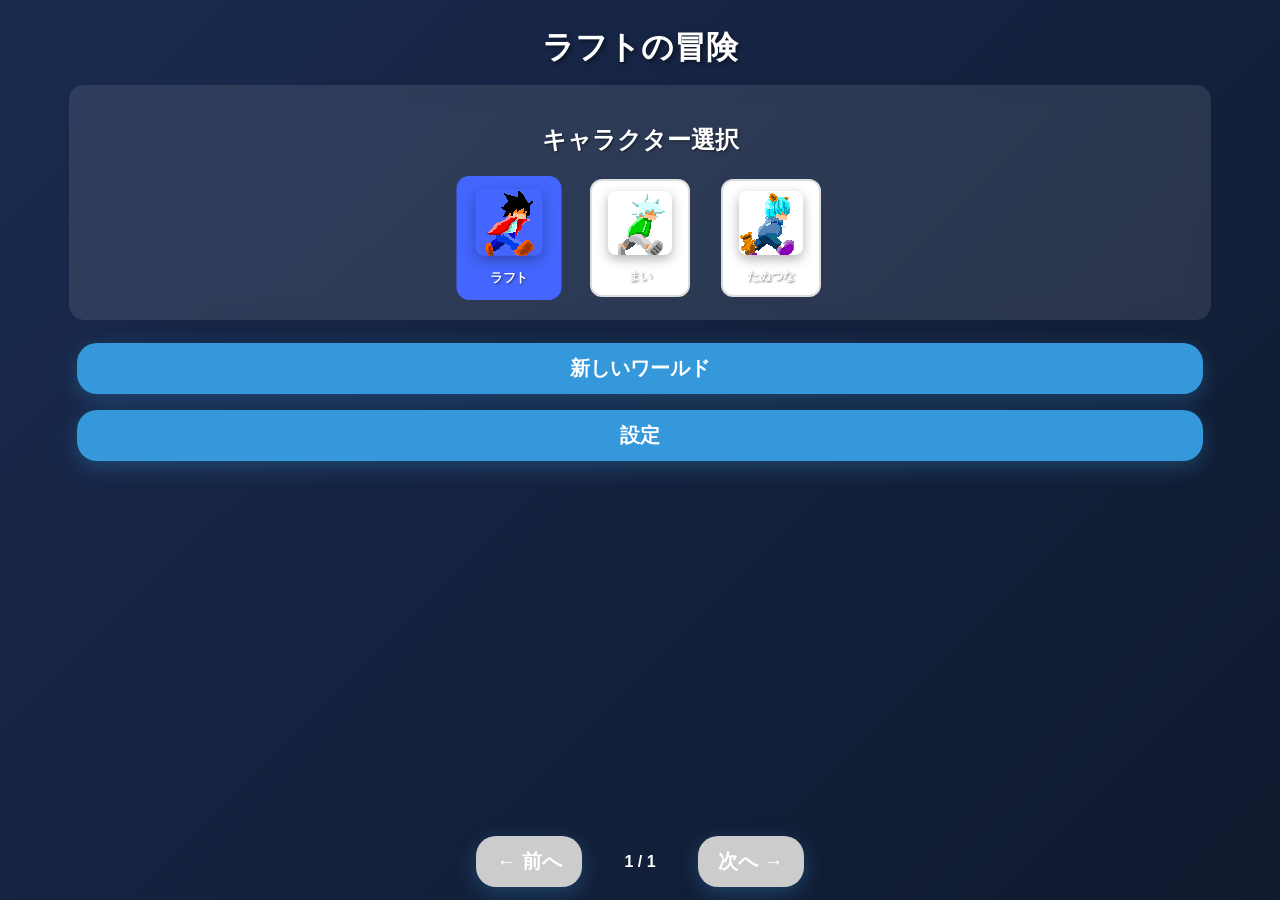
<file: home.html>
<!DOCTYPE html>
<html lang="ja">
<head>
  <meta charset="UTF-8" />
  <meta name="viewport" content="width=device-width, initial-scale=1.0, user-scalable=no, viewport-fit=cover">
  <meta name="apple-mobile-web-app-capable" content="yes">
  <meta name="apple-mobile-web-app-status-bar-style" content="black-translucent">
  <meta name="mobile-web-app-capable" content="yes">
  <meta name="theme-color" content="#1a2a4f">
  <title>ラフトの冒険 - ホーム</title>
  <link rel="stylesheet" href="home.css" />
  <style>
    * {
      touch-action: manipulation;
      -webkit-touch-callout: none;
      -webkit-user-select: none;
      -khtml-user-select: none;
      -moz-user-select: none;
      -ms-user-select: none;
      user-select: none;
      box-sizing: border-box;
    }
    
    html {
      background: linear-gradient(135deg, #1a2a4f, #0f1a2e);
      min-height: 100vh;
      min-height: 100dvh;
    }
    
    body {
      margin: 0;
      padding: env(safe-area-inset-top, 10px) env(safe-area-inset-right, 10px) env(safe-area-inset-bottom, 10px) env(safe-area-inset-left, 10px);
      min-height: 100vh;
      min-height: 100dvh;
      box-sizing: border-box;
      background: linear-gradient(135deg, #1a2a4f, #0f1a2e);
      font-family: "Yu Gothic", "Hiragino Kaku Gothic ProN", sans-serif;
      -webkit-overflow-scrolling: touch;
    }
    
    #container {
      max-width: 100%;
      padding: var(--container-padding, 10px);
      margin: 0 auto;
    }
    
    h1 {
      font-size: var(--title-font-size, clamp(28px, 8vw, 42px));
      text-align: center;
      margin-bottom: 30px;
      color: white;
      text-shadow: 2px 2px 4px rgba(0,0,0,0.5);
      font-weight: bold;
    }
    
    h3 {
      font-size: var(--subtitle-font-size, clamp(18px, 5vw, 24px));
      color: white;
      text-shadow: 1px 1px 2px rgba(0,0,0,0.5);
      margin-bottom: 15px;
    }
    
    button {
      font-size: var(--button-font-size, clamp(16px, 4.5vw, 20px));
      padding: var(--button-padding, clamp(15px, 4vw, 20px) clamp(25px, 6vw, 35px));
      margin: 12px;
      min-height: var(--button-min-height, 55px);
      border-radius: 20px;
      border: none;
      background: #3498db;
      color: white;
      font-weight: bold;
      cursor: pointer;
      transition: all 0.3s ease;
      box-shadow: 0 6px 20px rgba(52, 152, 219, 0.3);
    }
    
    button:hover {
      background: #2980b9;
      transform: translateY(-3px);
      box-shadow: 0 8px 25px rgba(52, 152, 219, 0.4);
    }
    
    button:active {
      transform: translateY(-1px);
      box-shadow: 0 4px 15px rgba(52, 152, 219, 0.3);
    }
    
    .char-option {
      margin: 8px;
      text-align: center;
    }
    
    .char-label {
      font-size: var(--char-label-font-size, clamp(14px, 3.5vw, 18px));
      color: white;
      text-shadow: 1px 1px 2px rgba(0,0,0,0.5);
      display: flex;
      flex-direction: column;
      align-items: center;
      gap: 8px;
      cursor: pointer;
      padding: 10px;
      border-radius: 12px;
      transition: all 0.2s ease;
    }
    
    .char-label:hover {
      background: rgba(255, 255, 255, 0.1);
      transform: translateY(-2px);
    }
    
    #characterSelect {
      margin-bottom: 25px;
      background: rgba(255, 255, 255, 0.1);
      border-radius: 15px;
      padding: var(--char-select-padding, 20px);
      backdrop-filter: blur(10px);
      -webkit-backdrop-filter: blur(10px);
    }
    
    #characterSelect > div {
      gap: var(--char-select-gap, 15px);
      justify-content: center;
      flex-wrap: wrap;
    }
    
    .menu-button {
      display: block;
      width: var(--menu-button-width, clamp(280px, 80vw, 350px));
      height: var(--menu-button-height, clamp(70px, 15vw, 85px));
      margin: 20px auto;
      font-size: var(--menu-button-font-size, clamp(18px, 4.5vw, 22px));
      font-weight: bold;
      color: white;
      background: #3498db;
      border: none;
      border-radius: 20px;
      cursor: pointer;
      transition: all 0.3s ease;
      box-shadow: 0 8px 25px rgba(52, 152, 219, 0.3);
      text-decoration: none;
      line-height: var(--menu-button-height, clamp(70px, 15vw, 85px));
    }
    
    .menu-button:hover {
      transform: translateY(-3px);
      box-shadow: 0 10px 30px rgba(52, 152, 219, 0.4);
      background: #2980b9;
    }
    
    /* 横画面対応 */
    @media (orientation: landscape) {
      body {
        padding: env(safe-area-inset-top, 5px) env(safe-area-inset-right, 5px) env(safe-area-inset-bottom, 5px) env(safe-area-inset-left, 5px);
      }
      
      #container {
        padding: 5px;
      }
      
      h1 {
        margin-bottom: 15px;
        font-size: clamp(24px, 6vw, 32px);
      }
      
      #characterSelect {
        margin-bottom: 15px;
        padding: 15px;
      }
      
      button {
        margin: 8px;
        padding: 12px 20px;
        min-height: 50px;
      }
      
      .menu-button {
        margin: 15px auto;
        height: clamp(60px, 12vw, 75px);
        line-height: clamp(60px, 12vw, 75px);
      }
    }
    
    /* 小さい画面対応 */
    @media (max-width: 480px) {
      body {
        padding: env(safe-area-inset-top, 5px) env(safe-area-inset-right, 5px) env(safe-area-inset-bottom, 5px) env(safe-area-inset-left, 5px);
      }
      
      #container {
        padding: 5px;
      }
      
      #characterSelect > div {
        gap: 10px;
      }
      
      .char-option {
        margin: 5px;
      }
      
      button {
        margin: 8px;
        padding: 12px 18px;
      }
    }
    
    /* iPhone SE などの小さい画面 */
    @media (max-width: 375px) and (max-height: 667px) {
      h1 {
        font-size: clamp(24px, 7vw, 32px);
        margin-bottom: 20px;
      }
      
      #characterSelect {
        padding: 15px;
        margin-bottom: 20px;
      }
      
      .menu-button {
        height: 65px;
        line-height: 65px;
        margin: 15px auto;
      }
    }
    
    /* 高解像度ディスプレイ対応 */
    @media (-webkit-min-device-pixel-ratio: 2), (min-resolution: 192dpi) {
      button, .menu-button {
        border-width: 1px;
      }
    }
  </style>
</head>
<body>
  
  <div id="container">
    <h1>ラフトの冒険</h1>
    
    <!-- キャラクター選択 -->
    <div id="characterSelect">
      <h3>キャラクター選択</h3>
      <div style="display: flex; gap: 15px; justify-content: center; flex-wrap: wrap;">
        <div class="char-option">
          <input type="radio" id="homeCharRaft" name="homeCharacter" value="raft" checked>
          <label for="homeCharRaft" class="char-label">
            <canvas id="homeRaftCanvas" width="64" height="64" style="image-rendering: pixelated; margin-bottom: 5px; border-radius: 8px; box-shadow: 0 4px 12px rgba(0,0,0,0.3);"></canvas>
            <span>ラフト</span>
          </label>
        </div>
        <div class="char-option">
          <input type="radio" id="homeCharMai" name="homeCharacter" value="mai">
          <label for="homeCharMai" class="char-label">
            <canvas id="homeMaiCanvas" width="64" height="64" style="image-rendering: pixelated; margin-bottom: 5px; border-radius: 8px; box-shadow: 0 4px 12px rgba(0,0,0,0.3);"></canvas>
            <span>まい</span>
          </label>
        </div>
        <div class="char-option">
          <input type="radio" id="homeCharTanutsuna" name="homeCharacter" value="tanutsuna">
          <label for="homeCharTanutsuna" class="char-label">
            <canvas id="homeTanutsunaCanvas" width="64" height="64" style="image-rendering: pixelated; margin-bottom: 5px; border-radius: 8px; box-shadow: 0 4px 12px rgba(0,0,0,0.3);"></canvas>
            <span>たぬつな</span>
          </label>
        </div>
      </div>
    </div>
    
    <button id="createWorld">新しいワールド</button>
    <button id="settingsBtn">設定</button>
    <div id="slotsContainer">
      <div id="slots"></div>
    </div>
    <div id="navigation">
      <button id="prevBtn">← 前へ</button>
      <span id="pageInfo">1 / 1</span>
      <button id="nextBtn">次へ →</button>
    </div>
  </div>
  <script src="home.js"></script>
  <div id="message" style="position:fixed;top:env(safe-area-inset-top, 10px);left:50%;transform:translateX(-50%);background:#fff;padding:8px 16px;border-radius:8px;color:#1a2a4f;display:none;z-index:9999;font-weight:bold;box-shadow:0 4px 12px rgba(0,0,0,0.2);"></div>
  <script>
    // デバイス検出と最適化設定
    function detectDevice() {
      const userAgent = navigator.userAgent.toLowerCase();
      const isMobile = /mobile|android|iphone|ipad|ipod|blackberry|windows phone/i.test(userAgent);
      const isTablet = /ipad|android(?=.*\b(?!mobile)\w{2,})|tablet/i.test(userAgent);
      const isTouch = 'ontouchstart' in window || navigator.maxTouchPoints > 0;
      
      // 画面サイズによる判定
      const screenWidth = window.innerWidth;
      const screenHeight = window.innerHeight;
      
      let deviceType = 'desktop';
      if (isMobile && !isTablet) {
        deviceType = 'mobile';
      } else if (isTablet || (screenWidth >= 768 && screenHeight >= 1024)) {
        deviceType = 'tablet';
      }
      
      console.log('ホーム画面 デバイス検出:', {
        deviceType,
        screenWidth,
        screenHeight,
        isTouch,
        userAgent: userAgent.substring(0, 100)
      });
      
      return {
        type: deviceType,
        isTouch,
        screenWidth,
        screenHeight
      };
    }

    // デバイス別の最適化設定
    function getDeviceOptimization() {
      const device = detectDevice();
      
      const optimizations = {
        mobile: {
          titleFontSize: 'clamp(24px, 7vw, 32px)',
          subtitleFontSize: 'clamp(16px, 4.5vw, 20px)',
          buttonFontSize: 'clamp(14px, 4vw, 16px)',
          buttonPadding: 'clamp(12px, 3vw, 16px) clamp(20px, 5vw, 28px)',
          buttonMinHeight: '50px',
          menuButtonWidth: 'clamp(250px, 85vw, 320px)',
          menuButtonHeight: 'clamp(60px, 12vw, 70px)',
          menuButtonFontSize: 'clamp(16px, 4vw, 18px)',
          charLabelFontSize: 'clamp(12px, 3vw, 14px)',
          containerPadding: '5px',
          charSelectPadding: '15px',
          charSelectGap: '10px'
        },
        tablet: {
          titleFontSize: 'clamp(28px, 7.5vw, 38px)',
          subtitleFontSize: 'clamp(18px, 4.8vw, 22px)',
          buttonFontSize: 'clamp(16px, 4.2vw, 18px)',
          buttonPadding: 'clamp(14px, 3.5vw, 18px) clamp(22px, 5.5vw, 32px)',
          buttonMinHeight: '55px',
          menuButtonWidth: 'clamp(280px, 80vw, 350px)',
          menuButtonHeight: 'clamp(70px, 14vw, 80px)',
          menuButtonFontSize: 'clamp(18px, 4.5vw, 20px)',
          charLabelFontSize: 'clamp(14px, 3.5vw, 16px)',
          containerPadding: '8px',
          charSelectPadding: '18px',
          charSelectGap: '12px'
        },
        desktop: {
          titleFontSize: 'clamp(32px, 8vw, 42px)',
          subtitleFontSize: 'clamp(20px, 5vw, 24px)',
          buttonFontSize: 'clamp(18px, 4.5vw, 20px)',
          buttonPadding: 'clamp(15px, 4vw, 20px) clamp(25px, 6vw, 35px)',
          buttonMinHeight: '60px',
          menuButtonWidth: 'clamp(300px, 75vw, 380px)',
          menuButtonHeight: 'clamp(75px, 15vw, 85px)',
          menuButtonFontSize: 'clamp(20px, 4.5vw, 22px)',
          charLabelFontSize: 'clamp(16px, 3.5vw, 18px)',
          containerPadding: '10px',
          charSelectPadding: '20px',
          charSelectGap: '15px'
        }
      };
      
      return optimizations[device.type] || optimizations.desktop;
    }

    // デバイス別の最適化を適用
    function applyDeviceOptimization() {
      const device = detectDevice();
      const optimization = getDeviceOptimization();
      
      // CSS変数として最適化設定を適用
      document.documentElement.style.setProperty('--title-font-size', optimization.titleFontSize);
      document.documentElement.style.setProperty('--subtitle-font-size', optimization.subtitleFontSize);
      document.documentElement.style.setProperty('--button-font-size', optimization.buttonFontSize);
      document.documentElement.style.setProperty('--button-padding', optimization.buttonPadding);
      document.documentElement.style.setProperty('--button-min-height', optimization.buttonMinHeight);
      document.documentElement.style.setProperty('--menu-button-width', optimization.menuButtonWidth);
      document.documentElement.style.setProperty('--menu-button-height', optimization.menuButtonHeight);
      document.documentElement.style.setProperty('--menu-button-font-size', optimization.menuButtonFontSize);
      document.documentElement.style.setProperty('--char-label-font-size', optimization.charLabelFontSize);
      document.documentElement.style.setProperty('--container-padding', optimization.containerPadding);
      document.documentElement.style.setProperty('--char-select-padding', optimization.charSelectPadding);
      document.documentElement.style.setProperty('--char-select-gap', optimization.charSelectGap);
      
      // グローバル変数として設定
      window.deviceOptimization = optimization;
      window.currentDevice = device;
      
      console.log('ホーム画面 デバイス最適化適用:', optimization);
    }

    // 初期化時に最適化を適用
    document.addEventListener('DOMContentLoaded', function() {
      applyDeviceOptimization();
    });

    // ウィンドウリサイズ時に最適化を再適用
    window.addEventListener('resize', function() {
      setTimeout(applyDeviceOptimization, 100);
    });

    // 向き変更時に最適化を再適用
    window.addEventListener('orientationchange', function() {
      setTimeout(applyDeviceOptimization, 200);
    });
  </script>
</body>
</html>
</file>
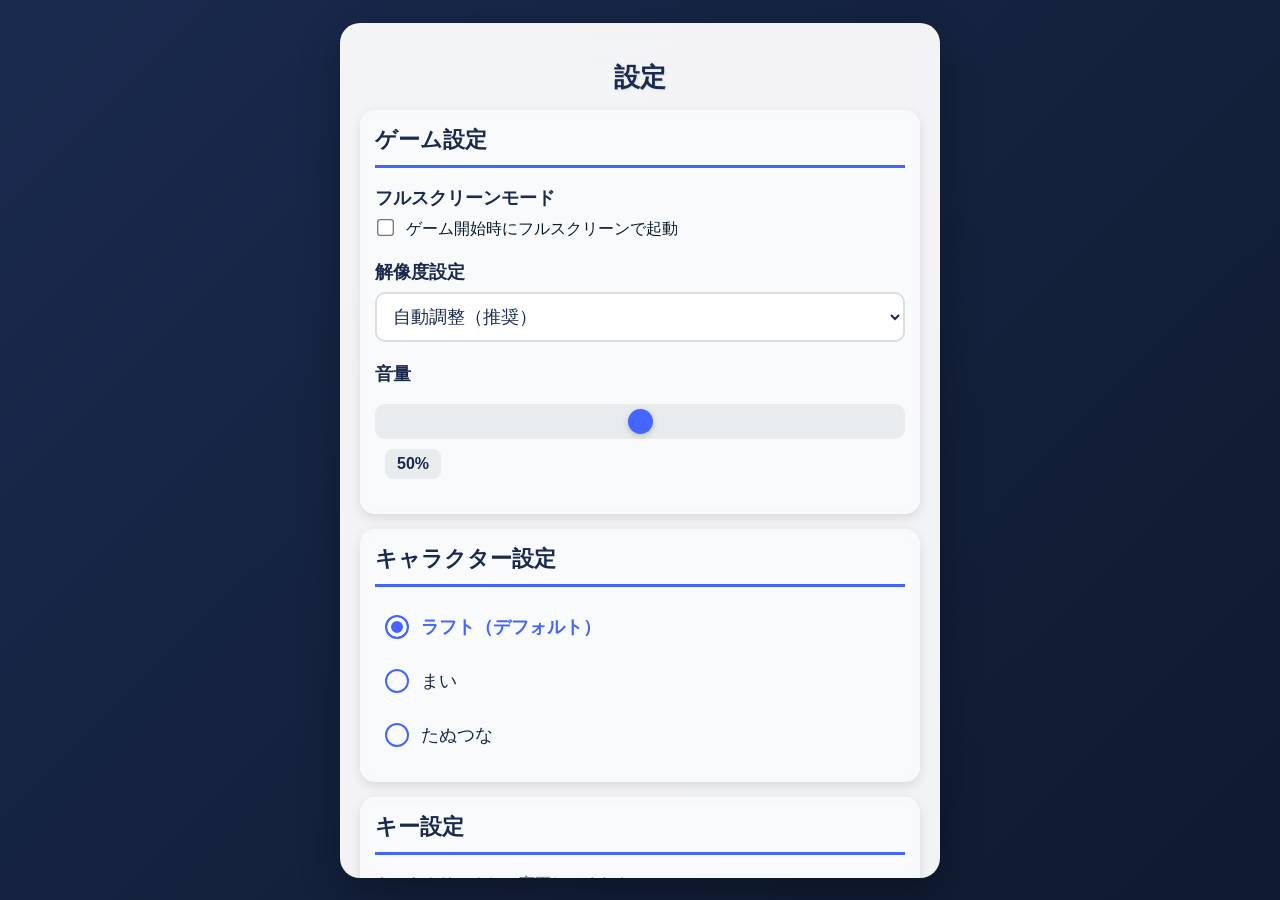
<file: settings.html>
<!DOCTYPE html>
<html lang="ja">
<head>
  <meta charset="UTF-8">
  <meta name="viewport" content="width=device-width, initial-scale=1.0, user-scalable=no, viewport-fit=cover">
  <meta name="apple-mobile-web-app-capable" content="yes">
  <meta name="apple-mobile-web-app-status-bar-style" content="black-translucent">
  <meta name="mobile-web-app-capable" content="yes">
  <meta name="theme-color" content="#1a2a4f">
  <title>設定 - ラフトの冒険</title>
  <style>
    * {
      touch-action: manipulation;
      -webkit-touch-callout: none;
      -webkit-user-select: none;
      -khtml-user-select: none;
      -moz-user-select: none;
      -ms-user-select: none;
      user-select: none;
      box-sizing: border-box;
    }
    
    html {
      background: linear-gradient(135deg, #1a2a4f, #0f1a2e);
      min-height: 100vh;
      min-height: 100dvh;
    }
    
    body {
      margin: 0;
      font-family: 'Segoe UI', 'Meiryo', 'Hiragino Kaku Gothic ProN', sans-serif;
      background: linear-gradient(135deg, #1a2a4f, #0f1a2e);
      color: white;
      display: flex;
      justify-content: center;
      align-items: center;
      min-height: 100vh;
      min-height: 100dvh;
      padding: env(safe-area-inset-top, 10px) env(safe-area-inset-right, 10px) env(safe-area-inset-bottom, 10px) env(safe-area-inset-left, 10px);
      box-sizing: border-box;
      -webkit-overflow-scrolling: touch;
    }
    
    .settings-container {
      background: rgba(255, 255, 255, 0.95);
      color: #0a1b2a;
      border-radius: 20px;
      padding: var(--container-padding, clamp(20px, 5vw, 30px));
      max-width: 100%;
      width: 100%;
      max-width: 600px;
      box-shadow: 0 15px 40px rgba(0,0,0,0.3);
      overflow-y: auto;
      max-height: 90vh;
      max-height: 90dvh;
      backdrop-filter: blur(20px);
      -webkit-backdrop-filter: blur(20px);
    }
    
    h1 {
      text-align: center;
      margin-bottom: 25px;
      color: #1a2a4f;
      font-size: var(--title-font-size, clamp(24px, 6vw, 32px));
      font-weight: bold;
      text-shadow: 1px 1px 2px rgba(0,0,0,0.1);
    }
    
    .setting-section {
      margin-bottom: var(--section-margin, 25px);
      padding: var(--section-padding, clamp(15px, 4vw, 20px));
      background: rgba(248, 249, 250, 0.8);
      border-radius: 15px;
      backdrop-filter: blur(10px);
      -webkit-backdrop-filter: blur(10px);
      box-shadow: 0 4px 12px rgba(0,0,0,0.1);
    }
    
    .setting-section h2 {
      margin-top: 0;
      color: #1a2a4f;
      border-bottom: 3px solid #4466ff;
      padding-bottom: 10px;
      font-size: var(--section-font-size, clamp(18px, 4.5vw, 22px));
      font-weight: bold;
    }
    
    .setting-item {
      margin-bottom: 20px;
    }
    
    .setting-item label {
      display: block;
      margin-bottom: 8px;
      font-weight: bold;
      color: #1a2a4f;
      font-size: var(--label-font-size, clamp(15px, 4vw, 18px));
    }
    
    .setting-item input[type="range"] {
      width: 100%;
      margin: 10px 0;
      min-height: 35px;
      -webkit-appearance: none;
      appearance: none;
      background: #e9ecef;
      border-radius: 10px;
      outline: none;
    }
    
    .setting-item input[type="range"]::-webkit-slider-thumb {
      -webkit-appearance: none;
      appearance: none;
      width: 25px;
      height: 25px;
      background: #4466ff;
      border-radius: 50%;
      cursor: pointer;
      box-shadow: 0 2px 6px rgba(0,0,0,0.2);
    }
    
    .setting-item input[type="range"]::-moz-range-thumb {
      width: 25px;
      height: 25px;
      background: #4466ff;
      border-radius: 50%;
      cursor: pointer;
      border: none;
      box-shadow: 0 2px 6px rgba(0,0,0,0.2);
    }
    
    .setting-item input[type="checkbox"] {
      margin-right: 10px;
      transform: scale(1.3);
      accent-color: #4466ff;
    }
    
    .setting-item select {
      width: 100%;
      padding: 12px;
      border: 2px solid #ddd;
      border-radius: 10px;
      font-size: clamp(15px, 4vw, 18px);
      min-height: 50px;
      background: white;
      color: #1a2a4f;
      font-weight: 500;
    }
    
    .setting-item select:focus {
      outline: none;
      border-color: #4466ff;
      box-shadow: 0 0 0 3px rgba(68, 102, 255, 0.1);
    }
    
    .value-display {
      background: #e9ecef;
      padding: 6px 12px;
      border-radius: 8px;
      display: inline-block;
      margin-left: 10px;
      font-weight: bold;
      font-size: clamp(13px, 3.5vw, 16px);
      color: #1a2a4f;
    }
    
    .buttons {
      text-align: center;
      margin-top: 30px;
    }
    
    button {
      background: #3498db;
      color: white;
      border: none;
      padding: var(--button-padding, clamp(15px, 4vw, 18px) clamp(30px, 7vw, 40px));
      font-size: var(--button-font-size, clamp(16px, 4.5vw, 18px));
      border-radius: 20px;
      cursor: pointer;
      margin: 10px;
      font-weight: bold;
      min-height: var(--button-min-height, 55px);
      transition: all 0.3s ease;
      box-shadow: 0 6px 20px rgba(52, 152, 219, 0.3);
    }
    
    button:hover {
      background: #2980b9;
      transform: translateY(-3px);
      box-shadow: 0 8px 25px rgba(52, 152, 219, 0.4);
    }
    
    button:active {
      transform: translateY(-1px);
      box-shadow: 0 4px 15px rgba(52, 152, 219, 0.3);
    }
    
    button.secondary {
      background: #6c757d;
    }
    
    button.secondary:hover {
      background: #5a6268;
    }
    
    .key-button {
      background: rgba(248, 249, 250, 0.9);
      border: 2px solid #ddd;
      color: #1a2a4f;
      padding: clamp(12px, 3vw, 15px) clamp(18px, 4vw, 22px);
      border-radius: 20px;
      cursor: pointer;
      font-weight: bold;
      min-width: 70px;
      min-height: 55px;
      text-align: center;
      transition: all 0.3s ease;
      font-size: clamp(15px, 4vw, 18px);
      box-shadow: 0 4px 12px rgba(0,0,0,0.1);
    }
    
    .key-button:hover {
      background: rgba(233, 236, 239, 0.95);
      border-color: #3498db;
      transform: translateY(-2px);
      box-shadow: 0 6px 16px rgba(0,0,0,0.15);
    }
    
    .key-button:active {
      transform: translateY(0);
      box-shadow: 0 2px 8px rgba(0,0,0,0.1);
    }
    
    .key-button.setting {
      background: #3498db;
      color: white;
      border-color: #3498db;
      animation: pulse 1.5s infinite;
      box-shadow: 0 6px 20px rgba(52, 152, 219, 0.4);
    }
    
    @keyframes pulse {
      0% { transform: scale(1); }
      50% { transform: scale(1.05); }
      100% { transform: scale(1); }
    }
    
    .character-option {
      display: flex;
      align-items: center;
      margin: 10px 0;
      padding: 10px;
      border-radius: 10px;
      transition: all 0.2s ease;
    }
    
    .character-option:hover {
      background: rgba(68, 102, 255, 0.1);
    }
    
    .character-option input[type="radio"] {
      display: none;
    }
    
    .character-label {
      display: flex;
      align-items: center;
      cursor: pointer;
      font-size: clamp(15px, 4vw, 18px);
      font-weight: 500;
      color: #1a2a4f;
      width: 100%;
    }
    
    .character-label::before {
      content: '';
      width: 20px;
      height: 20px;
      border: 2px solid #4466ff;
      border-radius: 50%;
      margin-right: 12px;
      position: relative;
      transition: all 0.2s ease;
    }
    
    .character-option input[type="radio"]:checked + .character-label::before {
      background: #4466ff;
      box-shadow: inset 0 0 0 4px white;
    }
    
    .character-option input[type="radio"]:checked + .character-label {
      font-weight: bold;
      color: #4466ff;
    }
    
    .menu-button {
      display: block;
      width: clamp(280px, 80vw, 350px);
      height: clamp(70px, 15vw, 85px);
      margin: 20px auto;
      font-size: clamp(18px, 4.5vw, 22px);
      font-weight: bold;
      color: white;
      background: #3498db;
      border: none;
      border-radius: 20px;
      cursor: pointer;
      transition: all 0.3s ease;
      box-shadow: 0 8px 25px rgba(52, 152, 219, 0.3);
      text-decoration: none;
      line-height: clamp(70px, 15vw, 85px);
    }
    
    .menu-button:hover {
      transform: translateY(-3px);
      box-shadow: 0 10px 30px rgba(52, 152, 219, 0.4);
      background: #2980b9;
    }
    
    /* 横画面対応 */
    @media (orientation: landscape) {
      body {
        padding: env(safe-area-inset-top, 5px) env(safe-area-inset-right, 5px) env(safe-area-inset-bottom, 5px) env(safe-area-inset-left, 5px);
      }
      
      .settings-container {
        padding: clamp(15px, 3vw, 20px);
        max-height: 95vh;
        max-height: 95dvh;
      }
      
      h1 {
        margin-bottom: 15px;
        font-size: clamp(20px, 5vw, 26px);
      }
      
      .setting-section {
        margin-bottom: 15px;
        padding: clamp(10px, 3vw, 15px);
      }
      
      button {
        margin: 8px;
        padding: 12px 20px;
        min-height: 50px;
      }
      
      .menu-button {
        margin: 15px auto;
        height: clamp(60px, 12vw, 75px);
        line-height: clamp(60px, 12vw, 75px);
      }
    }
    
    /* 小さい画面対応 */
    @media (max-width: 480px) {
      body {
        padding: env(safe-area-inset-top, 5px) env(safe-area-inset-right, 5px) env(safe-area-inset-bottom, 5px) env(safe-area-inset-left, 5px);
      }
      
      .settings-container {
        padding: clamp(15px, 4vw, 20px);
        border-radius: 15px;
      }
      
      .setting-section {
        padding: clamp(12px, 3vw, 15px);
        margin-bottom: 20px;
      }
      
      button {
        margin: 8px;
        padding: 12px 18px;
        min-height: 50px;
      }
      
      .key-button {
        min-width: 60px;
        min-height: 50px;
        padding: 10px 15px;
      }
    }
    
    /* iPhone SE などの小さい画面 */
    @media (max-width: 375px) and (max-height: 667px) {
      h1 {
        font-size: clamp(20px, 6vw, 26px);
        margin-bottom: 20px;
      }
      
      .setting-section {
        padding: 12px;
        margin-bottom: 15px;
      }
      
      .menu-button {
        height: 65px;
        line-height: 65px;
        margin: 15px auto;
      }
    }
    
    /* 高解像度ディスプレイ対応 */
    @media (-webkit-min-device-pixel-ratio: 2), (min-resolution: 192dpi) {
      button, .menu-button, .key-button {
        border-width: 1px;
      }
    }
  </style>
</head>
<body>
  <div class="settings-container">
    <h1>設定</h1>
    
    <!-- ゲーム設定 -->
    <div class="setting-section">
      <h2>ゲーム設定</h2>
      
      <div class="setting-item">
        <label for="fullscreen">フルスクリーンモード</label>
        <input type="checkbox" id="fullscreen" name="fullscreen">
        <span>ゲーム開始時にフルスクリーンで起動</span>
      </div>
      
      <div class="setting-item">
        <label for="resolution">解像度設定</label>
        <select id="resolution" name="resolution">
          <option value="auto">自動調整（推奨）</option>
          <option value="low">低解像度（軽量）</option>
          <option value="medium">中解像度（バランス）</option>
          <option value="high">高解像度（高品質）</option>
        </select>
      </div>
      
      <div class="setting-item">
        <label for="volume">音量</label>
        <input type="range" id="volume" name="volume" min="0" max="100" value="50">
        <span class="value-display" id="volumeValue">50%</span>
      </div>
    </div>
    
    <!-- キャラクター設定 -->
    <div class="setting-section">
      <h2>キャラクター設定</h2>
      
      <div class="character-option">
        <input type="radio" id="charRaft" name="character" value="raft" checked>
        <label for="charRaft" class="character-label">ラフト（デフォルト）</label>
      </div>
      
      <div class="character-option">
        <input type="radio" id="charMai" name="character" value="mai">
        <label for="charMai" class="character-label">まい</label>
      </div>
      
      <div class="character-option">
        <input type="radio" id="charTanutsuna" name="character" value="tanutsuna">
        <label for="charTanutsuna" class="character-label">たぬつな</label>
      </div>
    </div>
    
    <!-- キー設定 -->
    <div class="setting-section">
      <h2>キー設定</h2>
      <p style="color: #666; font-size: clamp(13px, 3.5vw, 16px); margin-bottom: 15px;">
        キーをクリックして変更してください
      </p>
      
      <div class="setting-item">
        <label>左移動</label>
        <button class="key-button" id="leftKey">A</button>
      </div>
      
      <div class="setting-item">
        <label>右移動</label>
        <button class="key-button" id="rightKey">D</button>
      </div>
      
      <div class="setting-item">
        <label>ジャンプ</label>
        <button class="key-button" id="jumpKey">Space</button>
      </div>
    </div>
    
    <!-- ボタン -->
    <div class="buttons">
      <button id="saveBtn">設定を保存</button>
      <button id="resetBtn" class="secondary">リセット</button>
      <a href="home.html" class="menu-button">ホームに戻る</a>
    </div>
  </div>
  
  <script>
    // 設定の読み込み
    function loadSettings() {
      const settings = JSON.parse(localStorage.getItem('gameSettings') || '{}');
      
      // フルスクリーン設定
      document.getElementById('fullscreen').checked = settings.fullscreen || false;
      
      // 解像度設定
      document.getElementById('resolution').value = settings.resolution || 'auto';
      
      // 音量設定
      const volumeSlider = document.getElementById('volume');
      const volumeValue = document.getElementById('volumeValue');
      volumeSlider.value = settings.volume || 50;
      volumeValue.textContent = volumeSlider.value + '%';
      
      // キャラクター設定
      const character = settings.character || 'raft';
      document.getElementById('char' + character.charAt(0).toUpperCase() + character.slice(1)).checked = true;
      
      // キー設定
      document.getElementById('leftKey').textContent = settings.leftKey || 'A';
      document.getElementById('rightKey').textContent = settings.rightKey || 'D';
      document.getElementById('jumpKey').textContent = settings.jumpKey || 'Space';
    }
    
    // 設定の保存
    function saveSettings() {
      const settings = {
        fullscreen: document.getElementById('fullscreen').checked,
        resolution: document.getElementById('resolution').value,
        volume: document.getElementById('volume').value,
        character: document.querySelector('input[name="character"]:checked').value,
        leftKey: document.getElementById('leftKey').textContent,
        rightKey: document.getElementById('rightKey').textContent,
        jumpKey: document.getElementById('jumpKey').textContent
      };
      
      localStorage.setItem('gameSettings', JSON.stringify(settings));
      showMessage('設定を保存しました！');
    }
    
    // 設定のリセット
    function resetSettings() {
      if (confirm('設定をリセットしますか？')) {
        localStorage.removeItem('gameSettings');
        loadSettings();
        showMessage('設定をリセットしました！');
      }
    }
    
    // メッセージ表示
    function showMessage(text) {
      const message = document.createElement('div');
      message.textContent = text;
      message.style.cssText = `
        position: fixed;
        top: env(safe-area-inset-top, 20px);
        left: 50%;
        transform: translateX(-50%);
        background: #4466ff;
        color: white;
        padding: 12px 20px;
        border-radius: 10px;
        font-weight: bold;
        z-index: 9999;
        box-shadow: 0 4px 12px rgba(0,0,0,0.2);
        animation: fadeInOut 3s ease-in-out;
      `;
      
      document.body.appendChild(message);
      
      setTimeout(() => {
        document.body.removeChild(message);
      }, 3000);
    }
    
    // キー設定の変更
    let settingKey = null;
    
    function setupKeyButtons() {
      const keyButtons = document.querySelectorAll('.key-button');
      
      keyButtons.forEach(button => {
        button.addEventListener('click', function() {
          if (settingKey) {
            settingKey.classList.remove('setting');
          }
          
          settingKey = this;
          this.classList.add('setting');
          this.textContent = '押してください...';
          
          const handleKeyPress = (e) => {
            e.preventDefault();
            this.textContent = e.key.toUpperCase();
            this.classList.remove('setting');
            settingKey = null;
            
            document.removeEventListener('keydown', handleKeyPress);
            document.removeEventListener('click', handleClick);
          };
          
          const handleClick = (e) => {
            if (e.target !== this) {
              this.textContent = this.textContent === '押してください...' ? 'A' : this.textContent;
              this.classList.remove('setting');
              settingKey = null;
              
              document.removeEventListener('keydown', handleKeyPress);
              document.removeEventListener('click', handleClick);
            }
          };
          
          document.addEventListener('keydown', handleKeyPress);
          document.addEventListener('click', handleClick);
        });
      });
    }
    
    // 音量スライダーの更新
    function setupVolumeSlider() {
      const volumeSlider = document.getElementById('volume');
      const volumeValue = document.getElementById('volumeValue');
      
      volumeSlider.addEventListener('input', function() {
        volumeValue.textContent = this.value + '%';
      });
    }
    
    // イベントリスナーの設定
    document.addEventListener('DOMContentLoaded', function() {
      loadSettings();
      setupKeyButtons();
      setupVolumeSlider();
      
      document.getElementById('saveBtn').addEventListener('click', saveSettings);
      document.getElementById('resetBtn').addEventListener('click', resetSettings);
    });
    
    // CSS アニメーション
    const style = document.createElement('style');
    style.textContent = `
      @keyframes fadeInOut {
        0% { opacity: 0; transform: translateX(-50%) translateY(-20px); }
        20% { opacity: 1; transform: translateX(-50%) translateY(0); }
        80% { opacity: 1; transform: translateX(-50%) translateY(0); }
        100% { opacity: 0; transform: translateX(-50%) translateY(-20px); }
      }
    `;
    document.head.appendChild(style);

    // デバイス検出と最適化設定
    function detectDevice() {
      const userAgent = navigator.userAgent.toLowerCase();
      const isMobile = /mobile|android|iphone|ipad|ipod|blackberry|windows phone/i.test(userAgent);
      const isTablet = /ipad|android(?=.*\b(?!mobile)\w{2,})|tablet/i.test(userAgent);
      const isTouch = 'ontouchstart' in window || navigator.maxTouchPoints > 0;
      
      // 画面サイズによる判定
      const screenWidth = window.innerWidth;
      const screenHeight = window.innerHeight;
      
      let deviceType = 'desktop';
      if (isMobile && !isTablet) {
        deviceType = 'mobile';
      } else if (isTablet || (screenWidth >= 768 && screenHeight >= 1024)) {
        deviceType = 'tablet';
      }
      
      console.log('設定画面 デバイス検出:', {
        deviceType,
        screenWidth,
        screenHeight,
        isTouch,
        userAgent: userAgent.substring(0, 100)
      });
      
      return {
        type: deviceType,
        isTouch,
        screenWidth,
        screenHeight
      };
    }

    // デバイス別の最適化設定
    function getDeviceOptimization() {
      const device = detectDevice();
      
      const optimizations = {
        mobile: {
          titleFontSize: 'clamp(20px, 6vw, 26px)',
          sectionFontSize: 'clamp(16px, 4.5vw, 18px)',
          labelFontSize: 'clamp(14px, 4vw, 16px)',
          buttonFontSize: 'clamp(14px, 4vw, 16px)',
          buttonPadding: 'clamp(12px, 3vw, 16px) clamp(24px, 6vw, 32px)',
          buttonMinHeight: '50px',
          containerPadding: 'clamp(15px, 4vw, 20px)',
          sectionPadding: 'clamp(12px, 3vw, 15px)',
          sectionMargin: '20px'
        },
        tablet: {
          titleFontSize: 'clamp(24px, 6.5vw, 30px)',
          sectionFontSize: 'clamp(18px, 4.8vw, 20px)',
          labelFontSize: 'clamp(15px, 4.2vw, 17px)',
          buttonFontSize: 'clamp(16px, 4.2vw, 18px)',
          buttonPadding: 'clamp(14px, 3.5vw, 18px) clamp(28px, 6.5vw, 36px)',
          buttonMinHeight: '55px',
          containerPadding: 'clamp(18px, 4.5vw, 25px)',
          sectionPadding: 'clamp(15px, 3.5vw, 18px)',
          sectionMargin: '25px'
        },
        desktop: {
          titleFontSize: 'clamp(28px, 7vw, 32px)',
          sectionFontSize: 'clamp(20px, 5vw, 22px)',
          labelFontSize: 'clamp(16px, 4.5vw, 18px)',
          buttonFontSize: 'clamp(18px, 4.5vw, 18px)',
          buttonPadding: 'clamp(15px, 4vw, 18px) clamp(30px, 7vw, 40px)',
          buttonMinHeight: '60px',
          containerPadding: 'clamp(20px, 5vw, 30px)',
          sectionPadding: 'clamp(15px, 4vw, 20px)',
          sectionMargin: '30px'
        }
      };
      
      return optimizations[device.type] || optimizations.desktop;
    }

    // デバイス別の最適化を適用
    function applyDeviceOptimization() {
      const device = detectDevice();
      const optimization = getDeviceOptimization();
      
      // CSS変数として最適化設定を適用
      document.documentElement.style.setProperty('--title-font-size', optimization.titleFontSize);
      document.documentElement.style.setProperty('--section-font-size', optimization.sectionFontSize);
      document.documentElement.style.setProperty('--label-font-size', optimization.labelFontSize);
      document.documentElement.style.setProperty('--button-font-size', optimization.buttonFontSize);
      document.documentElement.style.setProperty('--button-padding', optimization.buttonPadding);
      document.documentElement.style.setProperty('--button-min-height', optimization.buttonMinHeight);
      document.documentElement.style.setProperty('--container-padding', optimization.containerPadding);
      document.documentElement.style.setProperty('--section-padding', optimization.sectionPadding);
      document.documentElement.style.setProperty('--section-margin', optimization.sectionMargin);
      
      // グローバル変数として設定
      window.deviceOptimization = optimization;
      window.currentDevice = device;
      
      console.log('設定画面 デバイス最適化適用:', optimization);
    }

    // 初期化時に最適化を適用
    document.addEventListener('DOMContentLoaded', function() {
      applyDeviceOptimization();
    });

    // ウィンドウリサイズ時に最適化を再適用
    window.addEventListener('resize', function() {
      setTimeout(applyDeviceOptimization, 100);
    });

    // 向き変更時に最適化を再適用
    window.addEventListener('orientationchange', function() {
      setTimeout(applyDeviceOptimization, 200);
    });
  </script>
</body>
</html>
</file>
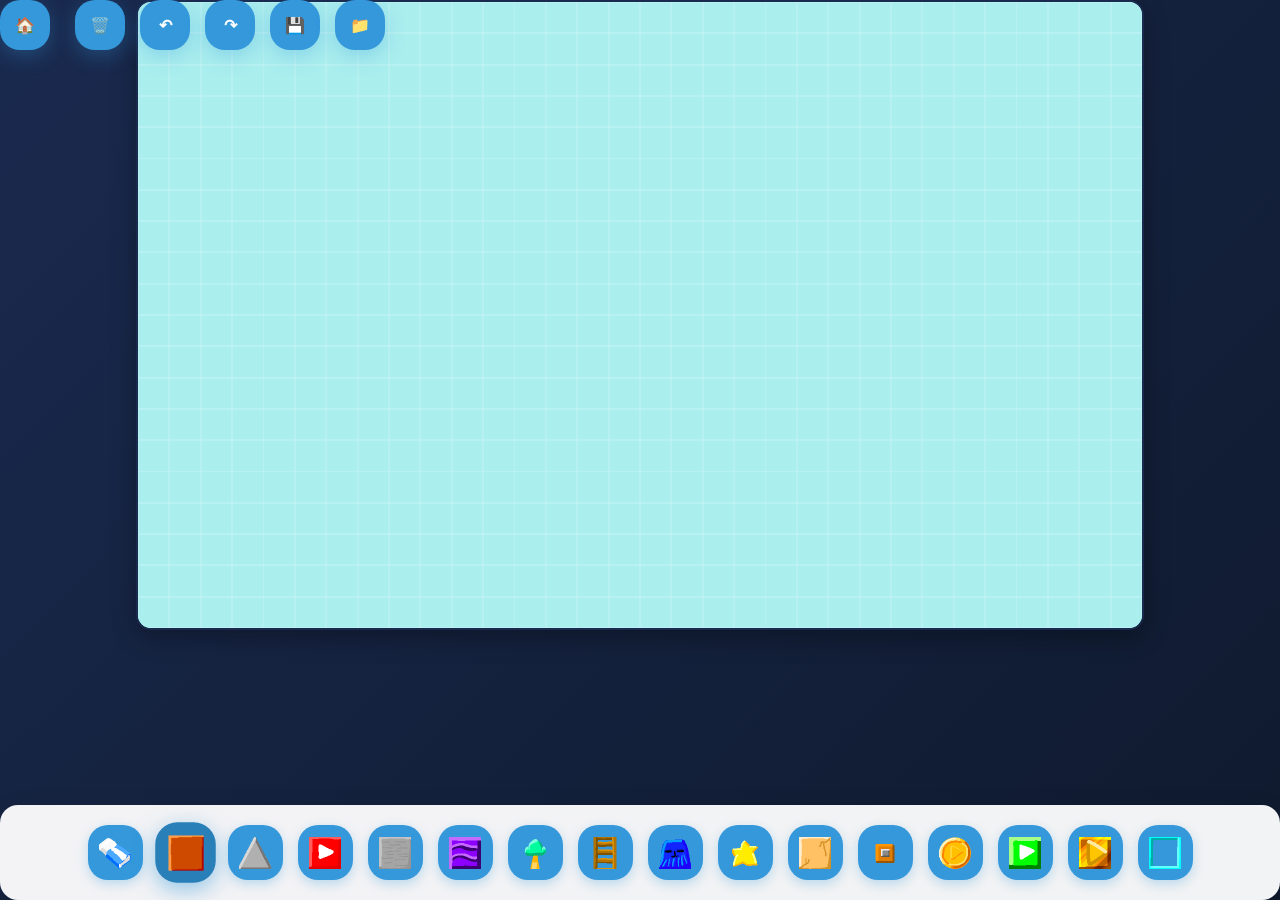
<file: 地形.html>
<!DOCTYPE html>
<html lang="ja">
<head>
  <meta charset="UTF-8" />
  <meta name="viewport" content="width=device-width, initial-scale=1.0, user-scalable=no, viewport-fit=cover">
  <meta name="apple-mobile-web-app-capable" content="yes">
  <meta name="apple-mobile-web-app-status-bar-style" content="black-translucent">
  <meta name="mobile-web-app-capable" content="yes">
  <meta name="theme-color" content="#1a2a4f">
  <title>2Dマップエディタ（ドラッグ設置対応）</title>
  <style>
    * {
      touch-action: manipulation;
      -webkit-touch-callout: none;
      -webkit-user-select: none;
      -khtml-user-select: none;
      -moz-user-select: none;
      -ms-user-select: none;
      user-select: none;
      box-sizing: border-box;
    }
    
    html {
      background: linear-gradient(135deg, #1a2a4f, #0f1a2e);
      min-height: 100vh;
      min-height: 100dvh;
    }
    
    body {
      margin: 0;
      font-family: "Yu Gothic", "Hiragino Kaku Gothic ProN", sans-serif;
      background: linear-gradient(135deg, #1a2a4f, #0f1a2e);
      color: #1a2a4f;
      display: flex;
      flex-direction: column;
      align-items: center;
      overflow: hidden;
      position: fixed;
      width: 100vw;
      height: 100vh;
      height: 100dvh;
      -webkit-overflow-scrolling: touch;
    }
    
    canvas {
      background: #aee;
      image-rendering: pixelated;
      image-rendering: -moz-crisp-edges;
      image-rendering: crisp-edges;
      border: 2px solid #1a2a4f;
      max-width: 100vw;
      max-height: 70vh;
      max-height: 70dvh;
      width: auto;
      height: auto;
      touch-action: none;
      box-shadow: 0 8px 25px rgba(0,0,0,0.3);
      border-radius: 15px;
    }
    
    #slotBar {
      display: flex;
      justify-content: center;
      background: rgba(255, 255, 255, 0.95);
      border-radius: 18px;
      padding: var(--slot-bar-padding, clamp(15px, 4vw, 20px));
      margin: clamp(15px, 4vw, 20px);
      gap: var(--slot-bar-gap, clamp(12px, 3vw, 15px));
      flex-wrap: wrap;
      max-width: 1200px;
      width: 100%;
      box-shadow: 0 8px 25px rgba(0,0,0,0.2);
      margin-top: 80px;
      backdrop-filter: blur(15px);
      -webkit-backdrop-filter: blur(15px);
    }
    
    .tile-slot {
      width: var(--tile-slot-size, clamp(45px, 12vw, 55px));
      height: var(--tile-slot-size, clamp(45px, 12vw, 55px));
      border-radius: 20px;
      border: none;
      display: flex;
      justify-content: center;
      align-items: center;
      cursor: pointer;
      background: #3498db;
      color: white;
      font-size: clamp(12px, 3vw, 14px);
      font-weight: bold;
      transition: all 0.3s ease;
      box-shadow: 0 4px 12px rgba(52, 152, 219, 0.3);
    }
    
    .tile-slot:hover {
      background: #2980b9;
      transform: translateY(-3px);
      box-shadow: 0 6px 18px rgba(52, 152, 219, 0.4);
    }
    
    .tile-slot.selected {
      background: #2980b9;
      color: white;
      transform: scale(1.1);
      box-shadow: 0 6px 20px rgba(52, 152, 219, 0.5);
    }
    
    #homeButton, #clearButton, #undoButton, #redoButton, #exportButton, #importButton {
      position: absolute;
      top: env(safe-area-inset-top, 10px);
      font-size: var(--button-font-size, clamp(16px, 4vw, 18px));
      padding: clamp(12px, 3vw, 16px);
      z-index: 999;
      background: #3498db;
      color: white;
      border-radius: 20px;
      border: none;
      font-weight: bold;
      cursor: pointer;
      min-width: var(--button-size, clamp(50px, 12vw, 60px));
      height: var(--button-size, clamp(50px, 12vw, 60px));
      display: flex;
      align-items: center;
      justify-content: center;
      box-shadow: 0 6px 20px rgba(52, 152, 219, 0.3);
      transition: all 0.3s ease;
    }
    
    #homeButton:hover, #clearButton:hover, #undoButton:hover, #redoButton:hover, #exportButton:hover, #importButton:hover {
      background: #2980b9;
      transform: translateY(-3px);
      box-shadow: 0 8px 25px rgba(52, 152, 219, 0.4);
    }
    
    #homeButton { left: env(safe-area-inset-left, 10px); }
    #clearButton { left: calc(env(safe-area-inset-left, 10px) + 75px); }
    #undoButton { left: calc(env(safe-area-inset-left, 10px) + 140px); }
    #redoButton { left: calc(env(safe-area-inset-left, 10px) + 205px); }
    #exportButton { left: calc(env(safe-area-inset-left, 10px) + 270px); }
    #importButton { left: calc(env(safe-area-inset-left, 10px) + 335px); }
    
    #fileInput {
      display: none;
    }
    
    /* モバイル用のボタン配置 */
    @media (max-width: 768px) {
      #homeButton, #clearButton, #undoButton, #redoButton, #exportButton, #importButton {
        top: env(safe-area-inset-top, 5px);
        font-size: clamp(16px, 4vw, 18px);
        padding: clamp(10px, 2.5vw, 15px);
        min-width: clamp(45px, 10vw, 55px);
        height: clamp(45px, 10vw, 55px);
      }
      
      #homeButton { left: env(safe-area-inset-left, 5px); }
      #clearButton { left: calc(env(safe-area-inset-left, 5px) + 65px); }
      #undoButton { left: calc(env(safe-area-inset-left, 5px) + 125px); }
      #redoButton { left: calc(env(safe-area-inset-left, 5px) + 185px); }
      #exportButton { left: calc(env(safe-area-inset-left, 5px) + 245px); }
      #importButton { left: calc(env(safe-area-inset-left, 5px) + 305px); }
      
      .tile-slot {
        width: clamp(40px, 10vw, 50px);
        height: clamp(40px, 10vw, 50px);
        font-size: clamp(11px, 2.5vw, 13px);
      }
      
      #slotBar {
        padding: clamp(12px, 3vw, 15px);
        gap: clamp(10px, 2.5vw, 12px);
        margin-top: 70px;
      }
    }
    
    /* 小さい画面でのボタン配置（上部いっぱいに配置） */
    @media (max-width: 600px) {
      #homeButton, #clearButton, #undoButton, #redoButton, #exportButton, #importButton {
        top: env(safe-area-inset-top, 5px);
        font-size: clamp(14px, 3.5vw, 16px);
        padding: clamp(8px, 2vw, 12px);
        min-width: clamp(40px, 8vw, 50px);
        height: clamp(40px, 8vw, 50px);
      }
      
      /* 上部いっぱいに横並びで配置 */
      #homeButton { left: env(safe-area-inset-left, 5px); }
      #clearButton { left: calc(env(safe-area-inset-left, 5px) + 60px); }
      #undoButton { left: calc(env(safe-area-inset-left, 5px) + 115px); }
      #redoButton { left: calc(env(safe-area-inset-left, 5px) + 170px); }
      #exportButton { left: calc(env(safe-area-inset-left, 5px) + 225px); }
      #importButton { left: calc(env(safe-area-inset-left, 5px) + 280px); }
      
      .tile-slot {
        width: clamp(35px, 8vw, 45px);
        height: clamp(35px, 8vw, 45px);
        font-size: clamp(10px, 2vw, 12px);
      }
      
      #slotBar {
        padding: clamp(10px, 2.5vw, 12px);
        gap: clamp(8px, 2vw, 10px);
        margin-top: 70px;
        max-width: 800px;
      }
    }
    
    /* 横画面対応 */
    @media (orientation: landscape) {
      canvas {
        max-height: 80vh;
        max-height: 80dvh;
      }
      
      #slotBar {
        position: fixed;
        bottom: env(safe-area-inset-bottom, 15px);
        left: env(safe-area-inset-left, 15px);
        right: env(safe-area-inset-right, 15px);
        margin: 0;
        margin-top: 0;
        max-width: none;
        width: auto;
      }
      
      #homeButton, #clearButton, #undoButton, #redoButton, #exportButton, #importButton {
        top: env(safe-area-inset-top, 5px);
        font-size: clamp(14px, 3vw, 16px);
        padding: clamp(8px, 2vw, 12px);
        min-width: clamp(40px, 8vw, 50px);
        height: clamp(40px, 8vw, 50px);
      }
    }
    
    /* iPhone SE などの小さい画面 */
    @media (max-width: 375px) and (max-height: 667px) {
      .tile-slot {
        width: clamp(32px, 7vw, 40px);
        height: clamp(32px, 7vw, 40px);
        font-size: clamp(9px, 2vw, 11px);
      }
      
      #slotBar {
        padding: clamp(8px, 2vw, 10px);
        gap: clamp(6px, 1.5vw, 8px);
        margin-top: 65px;
      }
      
      #homeButton, #clearButton, #undoButton, #redoButton, #exportButton, #importButton {
        min-width: clamp(35px, 7vw, 45px);
        height: clamp(35px, 7vw, 45px);
        font-size: clamp(12px, 3vw, 14px);
      }
    }
    
    /* 高解像度ディスプレイ対応 */
    @media (-webkit-min-device-pixel-ratio: 2), (min-resolution: 192dpi) {
      .tile-slot {
        border-width: 1px;
      }
      
      #homeButton, #clearButton, #undoButton, #redoButton, #exportButton, #importButton {
        border-width: 1px;
      }
    }
  </style>
</head>
<body>
  <div id="message" style="position:fixed;top:10px;left:50%;transform:translateX(-50%);background:#fff;padding:8px 16px;border-radius:8px;color:#1a2a4f;display:none;z-index:9999;font-weight:bold"></div>
  <canvas id="gameCanvas" width="1024" height="640"></canvas>
  <div id="slotBar"></div>
  <button id="homeButton">🏠</button>
  <button id="clearButton">🗑️</button>
  <button id="undoButton">↶</button>
  <button id="redoButton">↷</button>
  <button id="exportButton">💾</button>
  <button id="importButton">📁</button>
  <input type="file" id="fileInput" accept=".json">
  <script>
    const urlParams = new URLSearchParams(window.location.search);
    const slotName = urlParams.get("slot") || "新しいワールド";

    const TILE_SIZE = 32;
    const canvas = document.getElementById("gameCanvas");
    const ctx = canvas.getContext("2d");

    // デバイス検出と最適化設定
    function detectDevice() {
      const userAgent = navigator.userAgent.toLowerCase();
      const isMobile = /mobile|android|iphone|ipad|ipod|blackberry|windows phone/i.test(userAgent);
      const isTablet = /ipad|android(?=.*\b(?!mobile)\w{2,})|tablet/i.test(userAgent);
      const isTouch = 'ontouchstart' in window || navigator.maxTouchPoints > 0;
      
      // 画面サイズによる判定
      const screenWidth = window.innerWidth;
      const screenHeight = window.innerHeight;
      
      let deviceType = 'desktop';
      if (isMobile && !isTablet) {
        deviceType = 'mobile';
      } else if (isTablet || (screenWidth >= 768 && screenHeight >= 1024)) {
        deviceType = 'tablet';
      }
      
      console.log('デバイス検出:', {
        deviceType,
        screenWidth,
        screenHeight,
        isTouch,
        userAgent: userAgent.substring(0, 100)
      });
      
      return {
        type: deviceType,
        isTouch,
        screenWidth,
        screenHeight
      };
    }

    // デバイス別の最適化設定
    function getDeviceOptimization() {
      const device = detectDevice();
      
      const optimizations = {
        mobile: {
          canvasMaxWidth: 0.98, // 画面幅の98%
          canvasMaxHeight: 0.6, // 画面高さの60%
          tileSlotSize: 'clamp(35px, 8vw, 45px)',
          buttonSize: 'clamp(40px, 8vw, 50px)',
          buttonFontSize: 'clamp(14px, 3.5vw, 16px)',
          slotBarPadding: 'clamp(8px, 2vw, 10px)',
          slotBarGap: 'clamp(6px, 1.5vw, 8px)',
          touchThrottle: 8, // 約120fps（8ms間隔）
          cameraSpeed: 6
        },
        tablet: {
          canvasMaxWidth: 0.95, // 画面幅の95%
          canvasMaxHeight: 0.65, // 画面高さの65%
          tileSlotSize: 'clamp(40px, 10vw, 50px)',
          buttonSize: 'clamp(45px, 10vw, 55px)',
          buttonFontSize: 'clamp(16px, 4vw, 18px)',
          slotBarPadding: 'clamp(12px, 3vw, 15px)',
          slotBarGap: 'clamp(10px, 2.5vw, 12px)',
          touchThrottle: 12, // 約83fps（12ms間隔）
          cameraSpeed: 7
        },
        desktop: {
          canvasMaxWidth: 0.95, // 画面幅の95%
          canvasMaxHeight: 0.7, // 画面高さの70%
          tileSlotSize: 'clamp(45px, 12vw, 55px)',
          buttonSize: 'clamp(50px, 12vw, 60px)',
          buttonFontSize: 'clamp(16px, 4vw, 18px)',
          slotBarPadding: 'clamp(15px, 4vw, 20px)',
          slotBarGap: 'clamp(12px, 3vw, 15px)',
          touchThrottle: 16, // 約60fps（16ms間隔）
          cameraSpeed: 8
        }
      };
      
      return optimizations[device.type] || optimizations.desktop;
    }

    // キャンバスサイズの動的調整（デバイス別最適化）
    function resizeCanvas() {
      const device = detectDevice();
      const optimization = getDeviceOptimization();
      
      const maxWidth = window.innerWidth * optimization.canvasMaxWidth;
      const maxHeight = window.innerHeight * optimization.canvasMaxHeight;
      const aspectRatio = 1024 / 640; // 元のキャンバスのアスペクト比
      
      let newWidth = maxWidth;
      let newHeight = maxWidth / aspectRatio;
      
      if (newHeight > maxHeight) {
        newHeight = maxHeight;
        newWidth = maxHeight * aspectRatio;
      }
      
      // キャンバスの表示サイズを調整（実際の解像度は変更しない）
      canvas.style.width = newWidth + 'px';
      canvas.style.height = newHeight + 'px';
      
      // デバイス別の最適化設定を適用
      applyDeviceOptimization();
      
      console.log('地形エディターキャンバスサイズ調整:', {
        device: device.type,
        width: newWidth,
        height: newHeight,
        optimization
      });
    }

    // デバイス別の最適化を適用
    function applyDeviceOptimization() {
      const device = detectDevice();
      const optimization = getDeviceOptimization();
      
      // CSS変数として最適化設定を適用
      document.documentElement.style.setProperty('--tile-slot-size', optimization.tileSlotSize);
      document.documentElement.style.setProperty('--button-size', optimization.buttonSize);
      document.documentElement.style.setProperty('--button-font-size', optimization.buttonFontSize);
      document.documentElement.style.setProperty('--slot-bar-padding', optimization.slotBarPadding);
      document.documentElement.style.setProperty('--slot-bar-gap', optimization.slotBarGap);
      
      // グローバル変数として設定
      window.deviceOptimization = optimization;
      window.currentDevice = device;
      
      console.log('地形エディター デバイス最適化適用:', optimization);
    }

    // 初期サイズ調整
    resizeCanvas();

    // ウィンドウリサイズ時の調整
    window.addEventListener('resize', resizeCanvas);
    window.addEventListener('orientationchange', () => {
      setTimeout(resizeCanvas, 100); // 向き変更後に少し待ってから調整
    });

    const cols = 100;
    const rows = 20;
    const map = Array.from({ length: rows }, () => Array(cols).fill(0));

    // 取り消し・やり直し機能の履歴管理
    let undoHistory = [];
    let redoHistory = [];
    let isUndoRedoAction = false; // 取り消し・やり直し中のフラグ

    // --- ワールドデータ自動読み込み ---
    function loadWorldData() {
      const saved = localStorage.getItem("world_" + slotName);
      if (saved) {
        try {
          const mapData = JSON.parse(saved);
          if (Array.isArray(mapData)) {
            // 古い形式（配列のみ）
            if (mapData.length === rows) {
              map.length = 0;
              map.push(...mapData);
            }
            window.dummyOverlays = {};
          } else if (mapData.map && Array.isArray(mapData.map)) {
            // 新しい形式（mapとdummyOverlaysを含む）
            if (mapData.map.length === rows) {
              map.length = 0;
              map.push(...mapData.map);
            }
            window.dummyOverlays = mapData.dummyOverlays || {};
          }
        } catch (e) {
          console.error("ワールドデータ読み込みエラー:", e);
          // 読み込み失敗時は何もしない
        }
      } else {
        // 保存データがない場合は初期化
        window.dummyOverlays = {};
      }
    }
    loadWorldData();

    // 設定の読み込み
    function loadEditorSettings() {
      const settings = JSON.parse(localStorage.getItem('gameSettings') || '{}');
      const keySettings = JSON.parse(localStorage.getItem('keySettings') || '{}');
      
      const defaults = {
        showGrid: true,
        snapToGrid: true
      };
      
      // デフォルトキー設定
      const defaultKeys = {
        editorLeft: 'a',
        editorRight: 'd',
        editorUp: 'w',
        editorDown: 's'
      };
      
      window.showGrid = settings.showGrid !== undefined ? settings.showGrid : defaults.showGrid;
      window.snapToGrid = settings.snapToGrid !== undefined ? settings.snapToGrid : defaults.snapToGrid;
      
      // エディターキー設定
      window.editorKeys = {};
      Object.keys(defaultKeys).forEach(key => {
        window.editorKeys[key] = keySettings[key] || defaultKeys[key];
      });
      
      console.log('エディタ設定読み込み完了:', {
        showGrid: window.showGrid, 
        snapToGrid: window.snapToGrid,
        keys: window.editorKeys
      });
    }
    loadEditorSettings();

    // 設定変更時のリアルタイム反映
    window.addEventListener('storage', (e) => {
      if (e.key === 'gameSettings' || e.key === 'keySettings') {
        console.log('エディタ設定が変更されました');
        loadEditorSettings();
      }
    });

    // images（0:消しゴム, 1:地面, 2:土, 3:敵, 4:ゴール, 5:石, 6:毒, 7:きのこ, 8:ハシゴ, 9:動く敵）
    const images = {
      0: new Image(),
      1: new Image(),
      2: new Image(),
      3: new Image(),
      4: new Image(),
      5: new Image(),
      6: new Image(),
      7: new Image(),
      8: new Image(),
      9: new Image(),
      10:new Image(),
      11:new Image(), // breakable block
      12: new Image(), // rail1
      13: new Image(), // rail2
      14: new Image(), // rail3
      15: new Image(), // coin
      16: new Image(), // checkpoint
      17: new Image(), // goldgoal
      19: new Image(), // dummy block
    };

    images[0].src = "assets/eraser.png";
    images[1].src = "assets/ground.png";
    images[2].src = "assets/dirt.png";
    images[3].src = "assets/enemy.png";
    images[4].src = "assets/goal.png";
    images[5].src = "assets/stone.png";
    images[6].src = "assets/poison.png";
    images[7].src = "assets/trampoline.png";
    images[8].src = "assets/ladder.png";
    images[9].src = "assets/enemy-move1.png";
    images[10].src = "assets/spawn.png";
    images[11].src = "assets/breakblock.png"; // breakable block
    images[12].src = "assets/rail1.png";
    images[13].src = "assets/rail2.png";
    images[14].src = "assets/rail3.png";
    images[15].src = "assets/coin.png";
    images[16].src = "assets/checkpoint.png";
    images[17].src = "assets/goldgoal.png";
    images[19].src = "assets/dummy.png"; // ダミーブロック
    
    // 画像読み込みエラーハンドリング
    Object.values(images).forEach(img => {
      img.onerror = function() {
        console.warn('画像読み込みエラー:', img.src);
      };
    });

    // スロットバー生成
    const slotBar = document.getElementById("slotBar");
    slotBar.innerHTML = "";
    // 1, 12, 13を除外しつつ15（コイン）、16（中間地点）、17（ゴールドゴール）、19（ダミー）は含める
    const slotIndices = Array.from({length: 20}, (_, i) => i).filter(i => i !== 1 && i !== 12 && i !== 13 && i !== 18);
    for (const i of slotIndices) {
      const div = document.createElement("div");
      div.className = "tile-slot";
      div.dataset.tile = i;
      div.innerHTML = `<img src="${images[i].src}" width="32" height="32">`;
      div.onclick = () => {
        document.querySelectorAll('.tile-slot').forEach(e => e.classList.remove("selected"));
        div.classList.add("selected");
        selectedTile = parseInt(div.dataset.tile);
      };
      // デフォルトは土（2）
      if (i === 2) div.classList.add("selected");
      slotBar.appendChild(div);
    }
    let selectedTile = 2;

    function showMessage(text) {
      const msg = document.getElementById("message");
      msg.innerText = text;
      msg.style.display = "block";
      setTimeout(() => { msg.style.display = "none"; }, 2000);
    }

    function showConfirm(text, onYes, onNo) {
      let old = document.getElementById("confirmDialog");
      if (old) old.remove();
      const dialog = document.createElement("div");
      dialog.id = "confirmDialog";
      dialog.style.position = "fixed";
      dialog.style.top = "50%";
      dialog.style.left = "50%";
      dialog.style.transform = "translate(-50%,-50%)";
      dialog.style.background = "#fff";
      dialog.style.color = "#1a2a4f";
      dialog.style.padding = "24px 32px";
      dialog.style.borderRadius = "18px"; // ←より大きな丸みもOK
      dialog.style.boxShadow = "0 6px 20px rgba(0,0,0,0.15)";
      dialog.style.zIndex = "99999";
      dialog.style.fontWeight = "bold";
      dialog.style.fontFamily = "\"Yu Gothic\", sans-serif";
      dialog.innerHTML = `
        <div style="margin-bottom:18px;font-size:18px;text-align:center;">${text}</div>
        <div style="display:flex;gap:24px;justify-content:center;">
          <button id="yesBtn" style="padding:10px 32px;border:none;border-radius:12px;background:#4466ff;color:#fff;font-size:16px;font-weight:bold;cursor:pointer;box-shadow:0 1px 4px #2235;">はい</button>
          <button id="noBtn" style="padding:10px 32px;border:none;border-radius:12px;background:#ccc;color:#1a2a4f;font-size:16px;font-weight:bold;cursor:pointer;">いいえ</button>
        </div>
      `;
      document.body.appendChild(dialog);
      document.getElementById("yesBtn").onclick = () => {
        dialog.remove();
        if (onYes) onYes();
      };
      document.getElementById("noBtn").onclick = () => {
        dialog.remove();
        if (onNo) onNo();
      };
    }

    // ボタンイベント
    document.getElementById("homeButton").onclick = () => {
      showConfirm("ホームに戻りますか？", () => {
        // 自動保存処理
        saveMap();
        // サムネイル保存処理
        draw();
        setTimeout(function() {
          localStorage.removeItem('thumb_' + slotName);
          const thumbCanvas = document.createElement('canvas');
          thumbCanvas.width = 256;
          thumbCanvas.height = 160;
          const thumbCtx = thumbCanvas.getContext('2d');
          thumbCtx.drawImage(canvas, 0, 0, thumbCanvas.width, thumbCanvas.height);
          const dataUrl = thumbCanvas.toDataURL('image/png');
          localStorage.setItem('thumb_' + slotName, dataUrl);
          setTimeout(function() {
            location.href = 'home.html';
          }, 50); // 50msだけ待つ
        }, 0);
      });
    };
    document.getElementById("clearButton").onclick = () => {
      showConfirm("マップをクリアしますか？この操作は取り消せません。", () => {
        saveMapState(); // クリア前の状態を保存
        for (let r = 0; r < rows; r++) {
          for (let c = 0; c < cols; c++) {
            map[r][c] = 0;
          }
        }
        window.dummyOverlays = {};
        showMessage("マップをクリアしました！");
      });
    };
    document.getElementById("undoButton").onclick = undo;
    document.getElementById("redoButton").onclick = redo;
    document.getElementById("exportButton").onclick = exportWorldData;
    document.getElementById("importButton").onclick = () => {
      document.getElementById("fileInput").click();
    };

    // ファイル選択時のイベント
    document.getElementById("fileInput").addEventListener("change", (e) => {
      const file = e.target.files[0];
      if (file) {
        importWorldData(file);
        // ファイル入力をリセット（同じファイルを再度選択できるように）
        e.target.value = "";
      }
    });

    // キーボードショートカット
    document.addEventListener("keydown", (e) => {
      if (e.ctrlKey || e.metaKey) { // Ctrl (Windows) または Cmd (Mac)
        if (e.key === "z") {
          e.preventDefault();
          undo();
        } else if (e.key === "y") {
          e.preventDefault();
          redo();
        }
      }
    });

    const camera = { x: 0, y: 0 };
    const keys = {};
    document.addEventListener("keydown", e => keys[e.key] = true);
    document.addEventListener("keyup", e => keys[e.key] = false);

    let isMouseDown = false;
    let hasSavedState = false; // ドラッグ中の状態保存フラグ
    canvas.addEventListener("mousedown", e => {
      isMouseDown = true;
      hasSavedState = false; // ドラッグ開始時にリセット
    });
    canvas.addEventListener("mouseup", e => {
      isMouseDown = false;
      hasSavedState = false; // ドラッグ終了時にリセット
    });
    canvas.addEventListener("mouseleave", e => {
      isMouseDown = false;
      hasSavedState = false; // マウスが離れた時もリセット
    });

    canvas.addEventListener("mousemove", placeTile);
    canvas.addEventListener("click", placeTile);

    // タッチイベント対応（デバイス別最適化）
    let isTouchDown = false;
    let lastPlacedTile = { row: -1, col: -1 }; // 最後に配置したタイルの位置
    let lastTouchTime = 0; // 最後のタッチ処理時間
    
    canvas.addEventListener("touchstart", e => {
      e.preventDefault(); // デフォルトのスクロールを防ぐ
      isTouchDown = true;
      hasSavedState = false; // タッチ開始時にリセット
      lastPlacedTile = { row: -1, col: -1 }; // タッチ開始時にリセット
    });
    canvas.addEventListener("touchend", e => {
      e.preventDefault();
      isTouchDown = false;
      hasSavedState = false; // タッチ終了時にリセット
      lastPlacedTile = { row: -1, col: -1 }; // タッチ終了時にリセット
    });
    canvas.addEventListener("touchcancel", e => {
      e.preventDefault();
      isTouchDown = false;
      hasSavedState = false; // タッチキャンセル時もリセット
      lastPlacedTile = { row: -1, col: -1 }; // タッチキャンセル時もリセット
    });

    canvas.addEventListener("touchmove", e => {
      e.preventDefault(); // デフォルトのスクロールを防ぐ
      const now = performance.now();
      const touchThrottle = window.deviceOptimization?.touchThrottle || 16;
      
      if (isTouchDown && e.touches.length > 0 && now - lastTouchTime > touchThrottle) {
        const touch = e.touches[0];
        placeTileTouch(touch);
        lastTouchTime = now;
      }
    });

    function placeTile(e) {
      if (!isMouseDown && e.type !== "click") return;
      const rect = canvas.getBoundingClientRect();
      const mx = e.clientX - rect.left + camera.x;
      const my = e.clientY - rect.top + camera.y;
      const col = Math.floor(mx / TILE_SIZE);
      const row = Math.floor(my / TILE_SIZE);
      
      // 座標の範囲チェック（メインゲームと同じ）
      if (col >= 0 && col < cols && row >= 0 && row < rows) {
        // ドラッグ中の最初の1回だけ、またはクリック時に状態を保存
        if (!hasSavedState || e.type === "click") {
          saveMapState();
          hasSavedState = true;
        }
        
        // タイル配置処理（メインゲームの座標計算と統一）
        placeTileAtPosition(row, col);
      }
    }

    function placeTileTouch(touch) {
      const rect = canvas.getBoundingClientRect();
      const mx = touch.clientX - rect.left + camera.x;
      const my = touch.clientY - rect.top + camera.y;
      const col = Math.floor(mx / TILE_SIZE);
      const row = Math.floor(my / TILE_SIZE);
      
      // 同じタイルに重複配置しないようにチェック
      if (col === lastPlacedTile.col && row === lastPlacedTile.row) {
        return;
      }
      
      // 座標の範囲チェック（メインゲームと同じ）
      if (col >= 0 && col < cols && row >= 0 && row < rows) {
        // 最後に配置したタイルの位置を記録
        lastPlacedTile = { row, col };
        
        // タッチ中の最初の1回だけ状態を保存
        if (!hasSavedState) {
          saveMapState();
          hasSavedState = true;
        }
        
        // タイル配置処理（メインゲームの座標計算と統一）
        placeTileAtPosition(row, col);
      }
    }

    // 統一されたタイル配置処理
    function placeTileAtPosition(row, col) {
      if (selectedTile === 10) {
        // スポーン地点は1つだけ
        for (let r = 0; r < rows; r++) {
          for (let c = 0; c < cols; c++) {
            if (map[r][c] === 10) map[r][c] = 0;
          }
        }
        map[row][col] = 10;
      } else if (selectedTile === 19) { // ダミーブロック
        // ダミーブロックは既存ブロックの上にのみ置ける
        const existingTile = map[row][col];
        if (existingTile !== 0 && existingTile !== 19) {
          // 既存ブロックの上にダミーを重ねる（見た目は元のブロック、当たり判定なし）
          map[row][col] = 19; // ダミーブロックとして記録
          // 元のブロックの情報を保存（見た目用）
          if (!window.dummyOverlays) window.dummyOverlays = {};
          window.dummyOverlays[`${row},${col}`] = existingTile;
        }
      } else if (selectedTile === 14) { // rail3を設置
        map[row][col] = 14;
        // 連結判定して自動置換
        updateRailTiles(row, col);
        // 両隣も更新
        if (col > 0) updateRailTiles(row, col - 1);
        if (col < cols - 1) updateRailTiles(row, col + 1);
      } else if (selectedTile === 2) { // 土
        // dirtを置いた時、上に何もなければground、そうでなければdirt
        if (row === 0 || map[row-1][col] === 0) {
          map[row][col] = 1;
        } else {
          map[row][col] = 2;
        }
        // すべてのgroundについて、上に何かあればdirtに変換
        for (let r = 0; r < rows; r++) {
          for (let c = 0; c < cols; c++) {
            if (map[r][c] === 1 && r > 0 && map[r-1][c] !== 0) {
              map[r][c] = 2;
            }
          }
        }
      } else {
        map[row][col] = selectedTile;
      }
    }

    // レール連結状態に応じてタイルIDを自動で置換
    function updateRailTiles(row, col) {
      if (map[row][col] < 12 || map[row][col] > 14) return;
      const left = col > 0 && map[row][col - 1] >= 12 && map[row][col - 1] <= 14;
      const right = col < cols - 1 && map[row][col + 1] >= 12 && map[row][col + 1] <= 14;
      if (!left && !right) {
        map[row][col] = 14; // 単体
      } else if (left && right) {
        map[row][col] = 12; // 中間
      } else if (right) {
        map[row][col] = 13; // 右端
      } else if (left) {
        map[row][col] = 13; // 左端（反転描画は描画時に）
      }
    }

    function update() {
      const device = detectDevice();
      const optimization = getDeviceOptimization();
      const camSpeed = optimization.cameraSpeed || 8;
      
      // キー設定を使用したカメラ移動
      const leftKey = window.editorKeys?.editorLeft || 'a';
      const rightKey = window.editorKeys?.editorRight || 'd';
      const upKey = window.editorKeys?.editorUp || 'w';
      const downKey = window.editorKeys?.editorDown || 's';
      
      if (keys[leftKey.toLowerCase()] || keys[leftKey.toUpperCase()] || keys["ArrowLeft"]) camera.x -= camSpeed;
      if (keys[rightKey.toLowerCase()] || keys[rightKey.toUpperCase()] || keys["ArrowRight"]) camera.x += camSpeed;
      if (keys[upKey.toLowerCase()] || keys[upKey.toUpperCase()] || keys["ArrowUp"]) camera.y -= camSpeed;
      if (keys[downKey.toLowerCase()] || keys[downKey.toUpperCase()] || keys["ArrowDown"]) camera.y += camSpeed;
      camera.x = Math.max(0, Math.min(camera.x, cols * TILE_SIZE - canvas.width));
      camera.y = Math.max(0, Math.min(camera.y, rows * TILE_SIZE - canvas.height));
      
      // 土と草の変換処理（0.5秒間に一度）
      if (!window.groundDirtTimer) window.groundDirtTimer = 0;
      window.groundDirtTimer++;
      if (window.groundDirtTimer >= 30) { // 60fps * 0.5秒 = 30フレーム
        for (let r = 0; r < rows; r++) {
          for (let c = 0; c < cols; c++) {
            if (map[r][c] === 1 && r > 0 && map[r-1][c] !== 0) {
              // スコアをゲットできるブロック、チェックポイント、スポーン地点、動く敵は除外
              const tileAbove = map[r-1][c];
              if (tileAbove !== 4 && tileAbove !== 15 && tileAbove !== 16 && tileAbove !== 17 && tileAbove !== 10 && tileAbove !== 3) {
                map[r][c] = 2; // groundの上に何かあればdirtに変換
              }
            }
            if (map[r][c] === 2 && (r === 0 || map[r-1][c] === 0)) {
              map[r][c] = 1; // dirtの上に何もなければgroundに変換
            }
          }
        }
        window.groundDirtTimer = 0;
      }
    }
    

    function draw() {
      ctx.clearRect(0, 0, canvas.width, canvas.height);
      ctx.fillStyle = "#aee";
      ctx.fillRect(0, 0, canvas.width, canvas.height);
      
      // 1. 通常のタイルを描画（ダミーブロックは除外）
      for (let r = 0; r < rows; r++) {
        for (let c = 0; c < cols; c++) {
          const tile = map[r][c];
          const x = c * TILE_SIZE - camera.x;
          const y = r * TILE_SIZE - camera.y;
          
          // ダミーブロックは後で描画するのでスキップ
          if (tile === 19) continue;
          
          if (tile >= 12 && tile <= 14) {
            // レール描画
            if (tile === 12) {
              ctx.drawImage(images[12], x, y, TILE_SIZE, TILE_SIZE); // 中間
            } else if (tile === 13) {
              // 左端か右端か判定
              const left = c > 0 && map[r][c-1] >= 12 && map[r][c-1] <= 14;
              if (left) {
                // 右端
                ctx.drawImage(images[13], x, y, TILE_SIZE, TILE_SIZE);
              } else {
                // 左端（反転）
                ctx.save();
                ctx.translate(x + TILE_SIZE, y);
                ctx.scale(-1, 1);
                ctx.drawImage(images[13], 0, 0, TILE_SIZE, TILE_SIZE);
                ctx.restore();
              }
            } else if (tile === 14) {
              ctx.drawImage(images[14], x, y, TILE_SIZE, TILE_SIZE); // 単体
            }
          } else if (tile !== 0 && images[tile]) {
            ctx.drawImage(images[tile], x, y, TILE_SIZE, TILE_SIZE);
          }
        }
      }
      
      // 2. ダミーブロックを一番手前に描画
      for (let r = 0; r < rows; r++) {
        for (let c = 0; c < cols; c++) {
          const tile = map[r][c];
          if (tile === 19 && window.dummyOverlays && window.dummyOverlays[`${r},${c}`]) {
            const x = c * TILE_SIZE - camera.x;
            const y = r * TILE_SIZE - camera.y;
            const drawTile = window.dummyOverlays[`${r},${c}`];
            
            // ダミーブロックの見た目を描画（元のブロックの見た目）
            if (drawTile >= 12 && drawTile <= 14) {
              // レール描画
              if (drawTile === 12) {
                ctx.drawImage(images[12], x, y, TILE_SIZE, TILE_SIZE); // 中間
              } else if (drawTile === 13) {
                // 左端か右端か判定
                const left = c > 0 && map[r][c-1] >= 12 && map[r][c-1] <= 14;
                if (left) {
                  // 右端
                  ctx.drawImage(images[13], x, y, TILE_SIZE, TILE_SIZE);
                } else {
                  // 左端（反転）
                  ctx.save();
                  ctx.translate(x + TILE_SIZE, y);
                  ctx.scale(-1, 1);
                  ctx.drawImage(images[13], 0, 0, TILE_SIZE, TILE_SIZE);
                  ctx.restore();
                }
              } else if (drawTile === 14) {
                ctx.drawImage(images[14], x, y, TILE_SIZE, TILE_SIZE); // 単体
              }
            } else if (drawTile !== 0 && images[drawTile]) {
              ctx.drawImage(images[drawTile], x, y, TILE_SIZE, TILE_SIZE);
            }
            
            // ダミーブロックであることを示すオーバーレイ（半透明の赤い枠）
            ctx.save();
            ctx.strokeStyle = "rgba(255, 0, 0, 0.7)";
            ctx.lineWidth = 2;
            ctx.strokeRect(x + 1, y + 1, TILE_SIZE - 2, TILE_SIZE - 2);
            ctx.restore();
          }
        }
      }
      
      // グリッド描画
      if (window.showGrid) {
        ctx.strokeStyle = "rgba(255, 255, 255, 0.3)";
        ctx.lineWidth = 1;
        // 縦線
        for (let c = 0; c <= cols; c++) {
          const x = c * TILE_SIZE - camera.x;
          ctx.beginPath();
          ctx.moveTo(x, 0);
          ctx.lineTo(x, canvas.height);
          ctx.stroke();
        }
        // 横線
        for (let r = 0; r <= rows; r++) {
          const y = r * TILE_SIZE - camera.y;
          ctx.beginPath();
          ctx.moveTo(0, y);
          ctx.lineTo(canvas.width, y);
          ctx.stroke();
        }
      }
    }

    function gameLoop() {
      update();
      draw();
      requestAnimationFrame(gameLoop);
    }

    Promise.all(Object.values(images).map(img => new Promise(res => img.onload = res))).then(() => {
      gameLoop();
    });

    function saveMap() {
      const mapData = {
        map: map,
        dummyOverlays: window.dummyOverlays || {}
      };
      localStorage.setItem("world_" + slotName, JSON.stringify(mapData));
    }

    function loadMap() {
      const saved = localStorage.getItem("world_" + slotName);
      if (saved) {
        try {
          const mapData = JSON.parse(saved);
          if (Array.isArray(mapData)) {
            // 古い形式（配列のみ）
            map.length = 0;
            map.push(...mapData);
            window.dummyOverlays = {};
            showMessage("マップを読み込みました！");
          } else if (mapData.map && Array.isArray(mapData.map)) {
            // 新しい形式（mapとdummyOverlaysを含む）
            map.length = 0;
            map.push(...mapData.map);
            window.dummyOverlays = mapData.dummyOverlays || {};
            showMessage("マップを読み込みました！");
          }
        } catch (e) {
          showMessage("読み込みエラー: " + e.message);
        }
      } else {
        showMessage("保存されたマップがありません！");
      }
    }

    // マップの状態を保存
    function saveMapState() {
      if (isUndoRedoAction) return; // 取り消し・やり直し中は保存しない
      
      const mapCopy = map.map(row => [...row]); // ディープコピー
      const dummyOverlaysCopy = window.dummyOverlays ? JSON.parse(JSON.stringify(window.dummyOverlays)) : {};
      
      undoHistory.push({
        map: mapCopy,
        dummyOverlays: dummyOverlaysCopy
      });
      
      // 履歴は最大20個まで保持
      if (undoHistory.length > 20) {
        undoHistory.shift();
      }
      
      // やり直し履歴をクリア
      redoHistory = [];
    }

    // 取り消し機能
    function undo() {
      if (undoHistory.length === 0) {
        showMessage("取り消す操作がありません");
        return;
      }
      
      // 現在の状態をやり直し履歴に保存
      const currentMap = map.map(row => [...row]);
      const currentDummyOverlays = window.dummyOverlays ? JSON.parse(JSON.stringify(window.dummyOverlays)) : {};
      redoHistory.push({
        map: currentMap,
        dummyOverlays: currentDummyOverlays
      });
      
      // 前の状態を復元
      const previousState = undoHistory.pop();
      isUndoRedoAction = true;
      
      map.length = 0;
      map.push(...previousState.map);
      window.dummyOverlays = previousState.dummyOverlays;
      
      isUndoRedoAction = false;
      showMessage("取り消しました");
    }

    // やり直し機能
    function redo() {
      if (redoHistory.length === 0) {
        showMessage("やり直す操作がありません");
        return;
      }
      
      // 現在の状態をやり直し履歴に保存
      const currentMap = map.map(row => [...row]);
      const currentDummyOverlays = window.dummyOverlays ? JSON.parse(JSON.stringify(window.dummyOverlays)) : {};
      redoHistory.push({
        map: currentMap,
        dummyOverlays: currentDummyOverlays
      });
      
      // 次の状態を復元
      const nextState = redoHistory.pop();
      isUndoRedoAction = true;
      
      map.length = 0;
      map.push(...nextState.map);
      window.dummyOverlays = nextState.dummyOverlays;
      
      isUndoRedoAction = false;
      showMessage("やり直しました");
    }

    // ワールドデータをJSONファイルとしてエクスポート
    function exportWorldData() {
      const worldData = {
        name: slotName,
        map: map,
        dummyOverlays: window.dummyOverlays || {},
        exportDate: new Date().toISOString(),
        version: "1.0"
      };
      
      const dataStr = JSON.stringify(worldData, null, 2);
      const dataBlob = new Blob([dataStr], {type: 'application/json'});
      
      const link = document.createElement('a');
      link.href = URL.createObjectURL(dataBlob);
      link.download = `${slotName}_world.json`;
      link.click();
      
      URL.revokeObjectURL(link.href);
      showMessage("ワールドデータをエクスポートしました！");
    }

    // JSONファイルからワールドデータをインポート
    function importWorldData(file) {
      const reader = new FileReader();
      reader.onload = function(e) {
        try {
          const worldData = JSON.parse(e.target.result);
          
          // データ形式の検証
          if (!worldData.map || !Array.isArray(worldData.map)) {
            showMessage("無効なワールドデータファイルです");
            return;
          }
          
          if (worldData.map.length !== rows) {
            showMessage("マップサイズが一致しません");
            return;
          }
          
          showConfirm(`ワールド「${worldData.name || '不明'}」を読み込みますか？現在のマップは上書きされます。`, () => {
            // 現在の状態を履歴に保存
            saveMapState();
            
            // データを読み込み
            map.length = 0;
            map.push(...worldData.map);
            window.dummyOverlays = worldData.dummyOverlays || {};
            
            showMessage("ワールドデータをインポートしました！");
          });
          
        } catch (error) {
          showMessage("ファイルの読み込みに失敗しました: " + error.message);
        }
      };
      reader.readAsText(file);
    }

  </script>
</body>
</html>
</file>
<file: home.css>
body {
  margin: 0;
  font-family: 'Segoe UI', 'Meiryo', sans-serif;
  background: #0a1b2a;
  color: white;
  display: flex;
  justify-content: center;
  align-items: center;
  height: 100vh;
  overflow: hidden;
}
#container {
  width: 90%;
  max-width: 800px;
  text-align: center;
  display: flex;
  flex-direction: column;
  height: 100vh;
  max-height: 100vh;
}
h1 {
  margin-bottom: 20px;
  flex-shrink: 0;
}
button {
  background: white;
  color: #0a1b2a;
  border: none;
  padding: 10px 20px;
  font-size: 16px;
  border-radius: 10px;
  margin: 5px;
  cursor: pointer;
}
button:hover {
  background: #eee;
}
button:disabled {
  background: #ccc;
  cursor: not-allowed;
}
#slotsContainer {
  flex: 1;
  overflow-y: auto;
  margin: 20px 0;
  padding: 0 10px;
}
#slots {
  display: flex;
  flex-direction: column;
  transition: transform 0.3s ease;
}
.slot {
  display: flex;
  align-items: center;
  gap: 32px;
  min-height: 170px;
  background: white;
  color: #0a1b2a;
  border-radius: 10px;
  padding: 10px 24px;
  margin: 10px 0;
  box-sizing: border-box;
}
.slot-thumbnail {
  width: 256px;
  height: 160px;
  border-radius: 10px;
  object-fit: cover;
  background: #ccc;
  box-shadow: 0 2px 8px rgba(0,0,0,0.15);
  flex-shrink: 0;
}
.slot-content {
  display: flex;
  flex-direction: column;
  align-items: flex-start;
  justify-content: center;
  flex: 1;
  gap: 12px;
  min-width: 0;
}
.slot-content input {
  font-size: 28px;
  margin-bottom: 0;
  border: none;
  background: transparent;
  text-align: left;
  font-weight: bold;
  min-width: 120px;
  max-width: 220px;
  box-sizing: border-box;
  color: #1a2a4f;
}
.slot-content .slot-buttons {
  display: flex;
  flex-direction: row;
  gap: 8px;
  width: 100%;
}
.slot-content button {
  margin: 0;
  width: 110px;
  text-align: center;
  font-size: 16px;
  box-sizing: border-box;
  white-space: nowrap;
  overflow: hidden;
  text-overflow: ellipsis;
}
#navigation {
  display: flex;
  justify-content: center;
  align-items: center;
  gap: 20px;
  margin-top: 20px;
  flex-shrink: 0;
}
#pageInfo {
  font-weight: bold;
  min-width: 60px;
}

/* キャラクター選択スタイル */
.char-option {
  display: flex;
  align-items: center;
}

.char-option input[type="radio"] {
  display: none;
}

.char-label {
  display: flex;
  flex-direction: column;
  align-items: center;
  padding: 15px;
  border: 2px solid #ddd;
  border-radius: 8px;
  cursor: pointer;
  transition: all 0.2s;
  background: white;
  color: #1a2a4f;
  min-width: 100px;
}

.char-label:hover {
  border-color: #4466ff;
  background: #f0f4ff;
}

.char-option input[type="radio"]:checked + .char-label {
  border-color: #4466ff;
  background: #4466ff;
  color: white;
  transform: scale(1.05);
}

.char-label img {
  margin-bottom: 5px;
  image-rendering: pixelated;
}

.char-label span {
  font-size: 12px;
  font-weight: bold;
}
</file>
